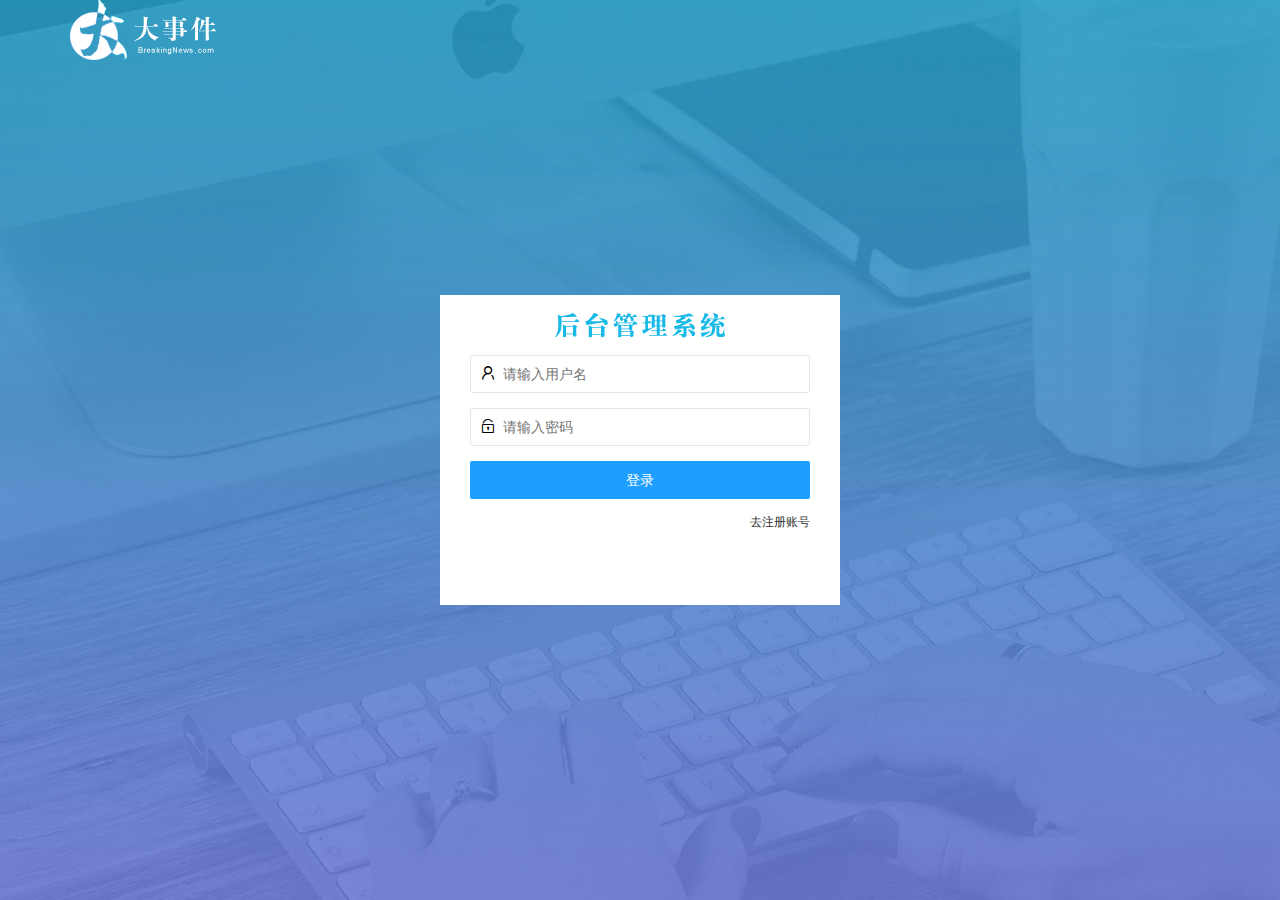
<file: code/login.html>
<!DOCTYPE html>
<html lang="ch-CN">

<head>
    <meta charset="UTF-8" />
    <meta http-equiv="X-UA-Compatible" content="IE=edge" />
    <meta name="viewport" content="width=device-width, initial-scale=1.0" />
    <title>Document</title>
    <!-- 导入login css样式 -->
    <link rel="stylesheet" href="assets/css/login.css" />
    <!-- 导入layui样式表 -->
    <link rel="stylesheet" href="assets/lib/layui/css/layui.css" />
    <!-- 导入jquery -->
    <script src="assets/lib/jquery.js"></script>
    <!-- 导入layui js -->
    <script src="assets/lib/layui/layui.all.js"></script>
    <!-- 导入自己封装的basejs -->
    <script src="assets/js/baseAPI.js"></script>
    <!-- 导入login js -->
    <script src="assets/js/login.js"></script>
</head>

<body>
    <!-- 头部logo区 -->
    <div class="layui-main">
        <img src="assets/images/logo.png" alt="" />
    </div>
    <!-- 登录注册区 -->
    <div class="loginAndRegbox">
        <div class="titlebox"></div>
        <!-- 登录的div -->
        <div class="login-box">
            <!-- 登录的表单 -->
            <form class="layui-form" id="form_login">
                <!-- 用户名 -->
                <div class="layui-form-item">
                    <i class="layui-icon layui-icon-username"></i>
                    <input type="text" name="username" required lay-verify="required|username" placeholder="请输入用户名" autocomplete="off" class="layui-input" />
                </div>
                <!-- 密码 -->
                <div class="layui-form-item">
                    <i class="layui-icon layui-icon-password"></i>
                    <input type="password" name="password" required lay-verify="required|pwd" placeholder="请输入密码" autocomplete="off" class="layui-input" />
                </div>
                <!-- 登录按钮 -->
                <div class="layui-form-item">
                    <!-- 注意：表单提交按钮和普通按钮的区别，就是 lay-submit 属性 -->
                    <button class="layui-btn layui-btn-fluid layui-btn-normal" lay-submit>
              登录
            </button>
                </div>
                <div class="layui-form-item links">
                    <a href="javascript:;" id="link_reg">去注册账号</a>
                </div>
            </form>
        </div>
        <!-- 注册的div -->
        <div class="reg-box">
            <form class="layui-form" id="form_reg">
                <!-- 用户名 -->
                <div class="layui-form-item">
                    <i class="layui-icon layui-icon-username"></i>
                    <input type="text" name="username" required lay-verify="required|username" placeholder="请输入用户名" autocomplete="off" class="layui-input" />
                </div>
                <!-- 密码 -->
                <div class="layui-form-item">
                    <i class="layui-icon layui-icon-password"></i>
                    <input type="password" name="password" required lay-verify="required|pwd" placeholder="请输入密码" autocomplete="off" class="layui-input" />
                </div>
                <!-- 再次验证密码 -->
                <div class="layui-form-item">
                    <i class="layui-icon layui-icon-password"></i>
                    <input type="password" name="repassword" required lay-verify="required|pwd|repwd" placeholder="请再次输入密码" autocomplete="off" class="layui-input" />
                </div>
                <!-- 登录按钮 -->
                <div class="layui-form-item">
                    <!-- 注意：表单提交按钮和普通按钮的区别，就是 lay-submit 属性 -->
                    <button class="layui-btn layui-btn-fluid layui-btn-normal" lay-submit>
              注册
            </button>
                </div>
                <div class="layui-form-item links">
                    <a href="javascript:;" id="link_login">去登录</a>
                </div>
            </form>
        </div>
    </div>
</body>

</html>
</file>
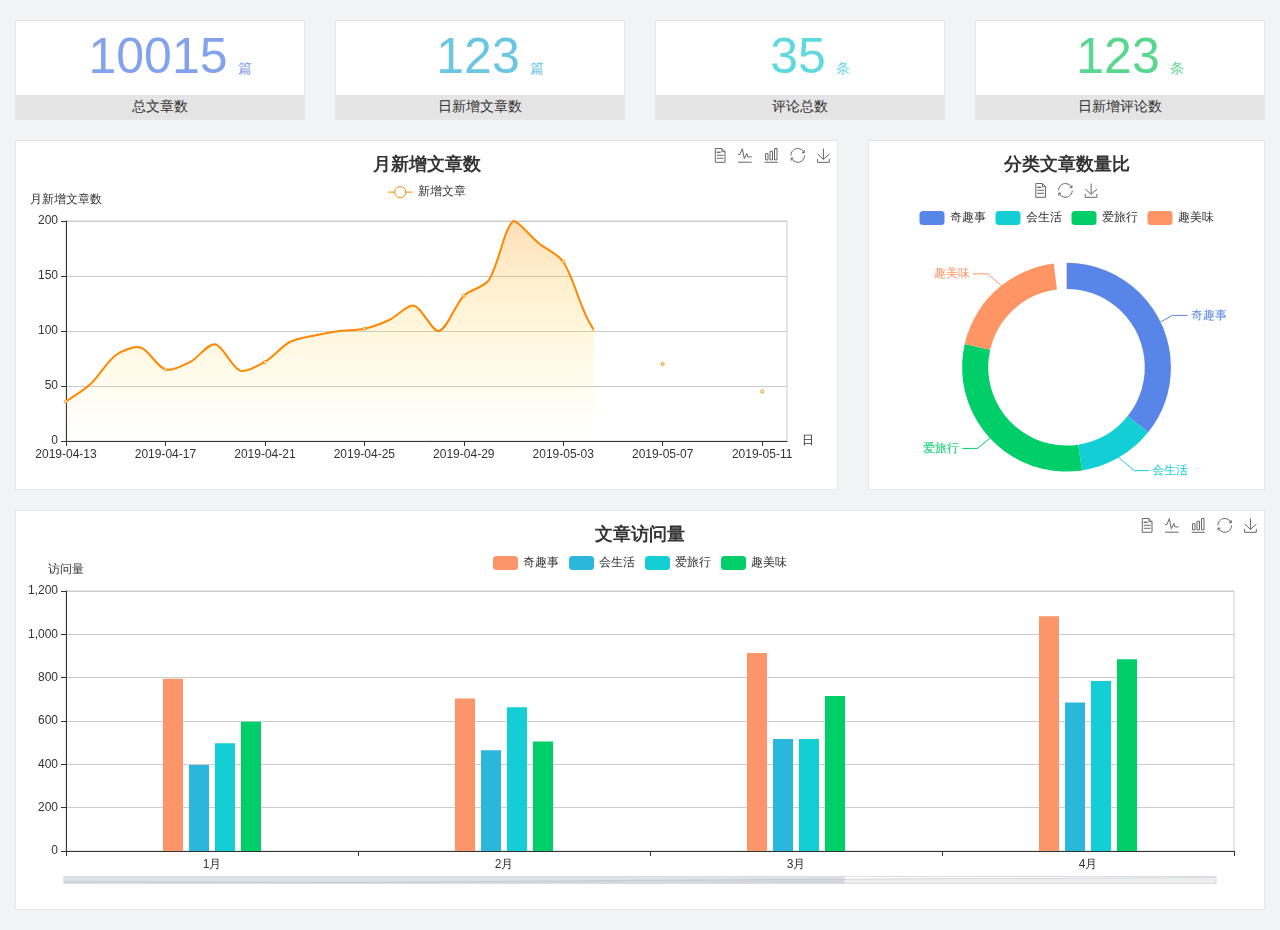
<file: code/home/dashboard.html>
<!DOCTYPE html>
<html lang="en">

<head>
    <meta charset="UTF-8" />
    <meta name="viewport" content="width=device-width, initial-scale=1.0" />
    <meta http-equiv="X-UA-Compatible" content="ie=edge" />
    <title>图表统计</title>
    <link rel="stylesheet" href="../assets/lib/bootstrap.css" />
    <link rel="stylesheet" href="../assets/lib/main.css" />
    <script src="../assets/lib/jquery.js"></script>
    <script type="text/javascript" src="../assets/lib/echarts.min.js"></script>
</head>

<body>
    <div class="container-fluid">
        <div class="row spannel_list">
            <div class="col-sm-3 col-xs-6">
                <div class="spannel">
                    <em>10015</em><span>篇</span>
                    <b>总文章数</b>
                </div>
            </div>
            <div class="col-sm-3 col-xs-6">
                <div class="spannel scolor01">
                    <em>123</em><span>篇</span>
                    <b>日新增文章数</b>
                </div>
            </div>
            <div class="col-sm-3 col-xs-6">
                <div class="spannel scolor02">
                    <em>35</em><span>条</span>
                    <b>评论总数</b>
                </div>
            </div>
            <div class="col-sm-3 col-xs-6">
                <div class="spannel scolor03">
                    <em>123</em><span>条</span>
                    <b>日新增评论数</b>
                </div>
            </div>
        </div>
    </div>

    <div class="container-fluid">
        <div class="row curve-pie">
            <div class="col-lg-8 col-md-8">
                <div class="gragh_pannel" id="curve_show"></div>
            </div>
            <div class="col-lg-4 col-md-4">
                <div class="gragh_pannel" id="pie_show"></div>
            </div>
        </div>
    </div>

    <div class="container-fluid">
        <div class="column_pannel" id="column_show"></div>
    </div>

    <script>
        var oChart = echarts.init(document.getElementById("curve_show"));
        var aList_all = [{
            count: 36,
            date: "2019-04-13"
        }, {
            count: 52,
            date: "2019-04-14"
        }, {
            count: 78,
            date: "2019-04-15"
        }, {
            count: 85,
            date: "2019-04-16"
        }, {
            count: 65,
            date: "2019-04-17"
        }, {
            count: 72,
            date: "2019-04-18"
        }, {
            count: 88,
            date: "2019-04-19"
        }, {
            count: 64,
            date: "2019-04-20"
        }, {
            count: 72,
            date: "2019-04-21"
        }, {
            count: 90,
            date: "2019-04-22"
        }, {
            count: 96,
            date: "2019-04-23"
        }, {
            count: 100,
            date: "2019-04-24"
        }, {
            count: 102,
            date: "2019-04-25"
        }, {
            count: 110,
            date: "2019-04-26"
        }, {
            count: 123,
            date: "2019-04-27"
        }, {
            count: 100,
            date: "2019-04-28"
        }, {
            count: 132,
            date: "2019-04-29"
        }, {
            count: 146,
            date: "2019-04-30"
        }, {
            count: 200,
            date: "2019-05-01"
        }, {
            count: 180,
            date: "2019-05-02"
        }, {
            count: 163,
            date: "2019-05-03"
        }, {
            count: 110,
            date: "2019-05-04"
        }, {
            count: 80,
            date: "2019-05-05"
        }, {
            count: 82,
            date: "2019-05-06"
        }, {
            count: 70,
            date: "2019-05-07"
        }, {
            count: 65,
            date: "2019-05-08"
        }, {
            count: 54,
            date: "2019-05-09"
        }, {
            count: 40,
            date: "2019-05-10"
        }, {
            count: 45,
            date: "2019-05-11"
        }, {
            count: 38,
            date: "2019-05-12"
        }, ];

        let aCount = [];
        let aDate = [];

        for (var i = 0; i < aList_all.length; i++) {
            aCount.push(aList_all[i].count);
            aDate.push(aList_all[i].date);
        }

        var chartopt = {
            title: {
                text: "月新增文章数",
                left: "center",
                top: "10",
            },
            tooltip: {
                trigger: "axis",
            },
            legend: {
                data: ["新增文章"],
                top: "40",
            },
            toolbox: {
                show: true,
                feature: {
                    mark: {
                        show: true
                    },
                    dataView: {
                        show: true,
                        readOnly: false
                    },
                    magicType: {
                        show: true,
                        type: ["line", "bar"]
                    },
                    restore: {
                        show: true
                    },
                    saveAsImage: {
                        show: true
                    },
                },
            },
            calculable: true,
            xAxis: [{
                name: "日",
                type: "category",
                boundaryGap: false,
                data: aDate,
            }, ],
            yAxis: [{
                name: "月新增文章数",
                type: "value",
            }, ],
            series: [{
                name: "新增文章",
                type: "line",
                smooth: true,
                itemStyle: {
                    normal: {
                        areaStyle: {
                            type: "default"
                        },
                        color: "#f80"
                    },
                    lineStyle: {
                        color: "#f80"
                    },
                },
                data: aCount,
            }, ],
            areaStyle: {
                normal: {
                    color: new echarts.graphic.LinearGradient(0, 0, 0, 1, [{
                        offset: 0,
                        color: "rgba(255,136,0,0.39)",
                    }, {
                        offset: 0.34,
                        color: "rgba(255,180,0,0.25)",
                    }, {
                        offset: 1,
                        color: "rgba(255,222,0,0.00)",
                    }, ]),
                },
            },
            grid: {
                show: true,
                x: 50,
                x2: 50,
                y: 80,
                height: 220,
            },
        };

        oChart.setOption(chartopt);

        var oPie = echarts.init(document.getElementById("pie_show"));
        var oPieopt = {
            title: {
                top: 10,
                text: "分类文章数量比",
                x: "center",
            },
            tooltip: {
                trigger: "item",
                formatter: "{a} <br/>{b} : {c} ({d}%)",
            },
            color: ["#5885e8", "#13cfd5", "#00ce68", "#ff9565"],
            legend: {
                x: "center",
                top: 65,
                data: ["奇趣事", "会生活", "爱旅行", "趣美味"],
            },
            toolbox: {
                show: true,
                x: "center",
                top: 35,
                feature: {
                    mark: {
                        show: true
                    },
                    dataView: {
                        show: true,
                        readOnly: false
                    },
                    magicType: {
                        show: true,
                        type: ["pie", "funnel"],
                        option: {
                            funnel: {
                                x: "25%",
                                width: "50%",
                                funnelAlign: "left",
                                max: 1548,
                            },
                        },
                    },
                    restore: {
                        show: true
                    },
                    saveAsImage: {
                        show: true
                    },
                },
            },
            calculable: true,
            series: [{
                name: "访问来源",
                type: "pie",
                radius: ["45%", "60%"],
                center: ["50%", "65%"],
                data: [{
                    value: 300,
                    name: "奇趣事"
                }, {
                    value: 100,
                    name: "会生活"
                }, {
                    value: 260,
                    name: "爱旅行"
                }, {
                    value: 180,
                    name: "趣美味"
                }, ],
            }, ],
        };
        oPie.setOption(oPieopt);

        var oColumn = this.echarts.init(document.getElementById("column_show"));
        var oColumnopt = {
            title: {
                text: "文章访问量",
                left: "center",
                top: "10",
            },
            tooltip: {
                trigger: "axis",
            },
            legend: {
                data: ["奇趣事", "会生活", "爱旅行", "趣美味"],
                top: "40",
            },
            toolbox: {
                show: true,
                feature: {
                    mark: {
                        show: true
                    },
                    dataView: {
                        show: true,
                        readOnly: false
                    },
                    magicType: {
                        show: true,
                        type: ["line", "bar"]
                    },
                    restore: {
                        show: true
                    },
                    saveAsImage: {
                        show: true
                    },
                },
            },
            calculable: true,
            xAxis: [{
                type: "category",
                data: ["1月", "2月", "3月", "4月", "5月"],
            }, ],
            yAxis: [{
                name: "访问量",
                type: "value",
            }, ],
            series: [{
                name: "奇趣事",
                type: "bar",
                barWidth: 20,
                itemStyle: {
                    normal: {
                        areaStyle: {
                            type: "default"
                        },
                        color: "#fd956a"
                    },
                },
                data: [800, 708, 920, 1090, 1200],
            }, {
                name: "会生活",
                type: "bar",
                barWidth: 20,
                itemStyle: {
                    normal: {
                        areaStyle: {
                            type: "default"
                        },
                        color: "#2bb6db"
                    },
                },
                data: [400, 468, 520, 690, 800],
            }, {
                name: "爱旅行",
                type: "bar",
                barWidth: 20,
                itemStyle: {
                    normal: {
                        areaStyle: {
                            type: "default"
                        },
                        color: "#13cfd5"
                    },
                },
                data: [500, 668, 520, 790, 900],
            }, {
                name: "趣美味",
                type: "bar",
                barWidth: 20,
                itemStyle: {
                    normal: {
                        areaStyle: {
                            type: "default"
                        },
                        color: "#00ce68"
                    },
                },
                data: [600, 508, 720, 890, 1000],
            }, ],
            grid: {
                show: true,
                x: 50,
                x2: 30,
                y: 80,
                height: 260,
            },
            dataZoom: [
                //给x轴设置滚动条
                {
                    start: 0, //默认为0
                    end: 100 - 1000 / 31, //默认为100
                    type: "slider",
                    show: true,
                    xAxisIndex: [0],
                    handleSize: 0, //滑动条的 左右2个滑动条的大小
                    height: 8, //组件高度
                    left: 45, //左边的距离
                    right: 50, //右边的距离
                    bottom: 26, //右边的距离
                    handleColor: "#ddd", //h滑动图标的颜色
                    handleStyle: {
                        borderColor: "#cacaca",
                        borderWidth: "1",
                        shadowBlur: 2,
                        background: "#ddd",
                        shadowColor: "#ddd",
                    },
                },
            ],
        };
        oColumn.setOption(oColumnopt);
    </script>
</body>

</html>
</file>
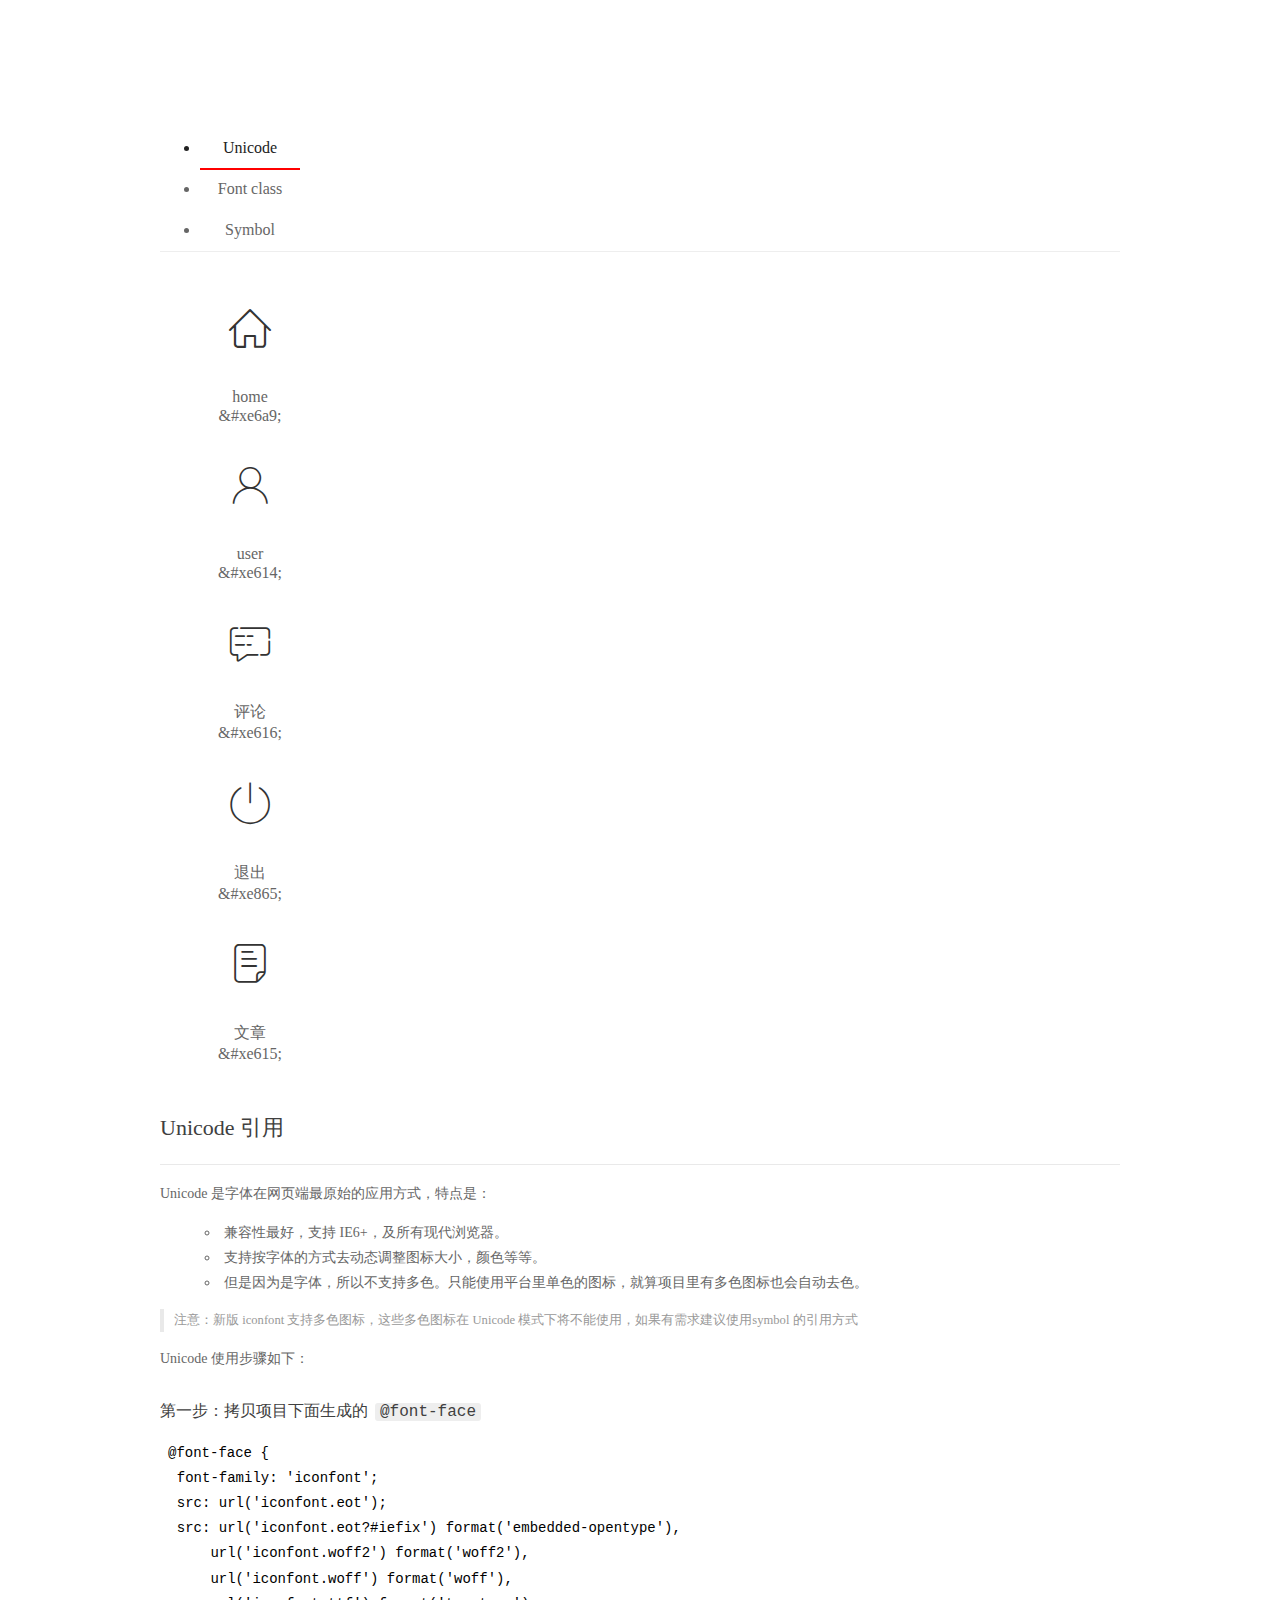
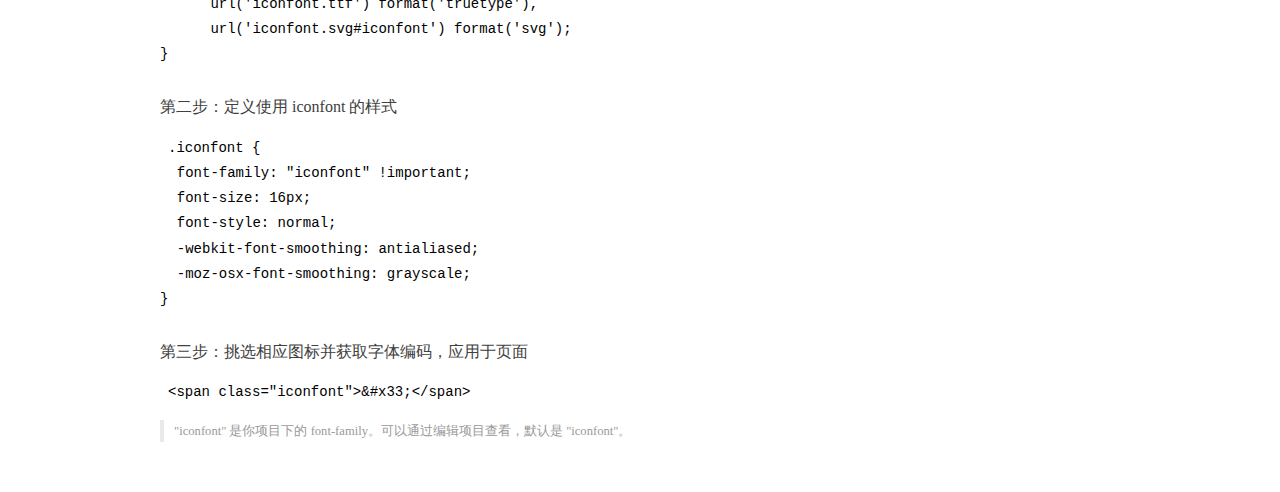
<file: code/assets/fonts/demo_index.html>
<!DOCTYPE html>
<html>
<head>
  <meta charset="utf-8"/>
  <title>IconFont Demo</title>
  <link rel="shortcut icon" href="https://gtms04.alicdn.com/tps/i4/TB1_oz6GVXXXXaFXpXXJDFnIXXX-64-64.ico" type="image/x-icon"/>
  <link rel="stylesheet" href="https://g.alicdn.com/thx/cube/1.3.2/cube.min.css">
  <link rel="stylesheet" href="demo.css">
  <link rel="stylesheet" href="iconfont.css">
  <script src="iconfont.js"></script>
  <!-- jQuery -->
  <script src="https://a1.alicdn.com/oss/uploads/2018/12/26/7bfddb60-08e8-11e9-9b04-53e73bb6408b.js"></script>
  <!-- 代码高亮 -->
  <script src="https://a1.alicdn.com/oss/uploads/2018/12/26/a3f714d0-08e6-11e9-8a15-ebf944d7534c.js"></script>
</head>
<body>
  <div class="main">
    <h1 class="logo"><a href="https://www.iconfont.cn/" title="iconfont 首页" target="_blank">&#xe86b;</a></h1>
    <div class="nav-tabs">
      <ul id="tabs" class="dib-box">
        <li class="dib active"><span>Unicode</span></li>
        <li class="dib"><span>Font class</span></li>
        <li class="dib"><span>Symbol</span></li>
      </ul>
      
    </div>
    <div class="tab-container">
      <div class="content unicode" style="display: block;">
          <ul class="icon_lists dib-box">
          
            <li class="dib">
              <span class="icon iconfont">&#xe6a9;</span>
                <div class="name">home</div>
                <div class="code-name">&amp;#xe6a9;</div>
              </li>
          
            <li class="dib">
              <span class="icon iconfont">&#xe614;</span>
                <div class="name">user</div>
                <div class="code-name">&amp;#xe614;</div>
              </li>
          
            <li class="dib">
              <span class="icon iconfont">&#xe616;</span>
                <div class="name">评论</div>
                <div class="code-name">&amp;#xe616;</div>
              </li>
          
            <li class="dib">
              <span class="icon iconfont">&#xe865;</span>
                <div class="name">退出</div>
                <div class="code-name">&amp;#xe865;</div>
              </li>
          
            <li class="dib">
              <span class="icon iconfont">&#xe615;</span>
                <div class="name">文章</div>
                <div class="code-name">&amp;#xe615;</div>
              </li>
          
          </ul>
          <div class="article markdown">
          <h2 id="unicode-">Unicode 引用</h2>
          <hr>

          <p>Unicode 是字体在网页端最原始的应用方式，特点是：</p>
          <ul>
            <li>兼容性最好，支持 IE6+，及所有现代浏览器。</li>
            <li>支持按字体的方式去动态调整图标大小，颜色等等。</li>
            <li>但是因为是字体，所以不支持多色。只能使用平台里单色的图标，就算项目里有多色图标也会自动去色。</li>
          </ul>
          <blockquote>
            <p>注意：新版 iconfont 支持多色图标，这些多色图标在 Unicode 模式下将不能使用，如果有需求建议使用symbol 的引用方式</p>
          </blockquote>
          <p>Unicode 使用步骤如下：</p>
          <h3 id="-font-face">第一步：拷贝项目下面生成的 <code>@font-face</code></h3>
<pre><code class="language-css"
>@font-face {
  font-family: 'iconfont';
  src: url('iconfont.eot');
  src: url('iconfont.eot?#iefix') format('embedded-opentype'),
      url('iconfont.woff2') format('woff2'),
      url('iconfont.woff') format('woff'),
      url('iconfont.ttf') format('truetype'),
      url('iconfont.svg#iconfont') format('svg');
}
</code></pre>
          <h3 id="-iconfont-">第二步：定义使用 iconfont 的样式</h3>
<pre><code class="language-css"
>.iconfont {
  font-family: "iconfont" !important;
  font-size: 16px;
  font-style: normal;
  -webkit-font-smoothing: antialiased;
  -moz-osx-font-smoothing: grayscale;
}
</code></pre>
          <h3 id="-">第三步：挑选相应图标并获取字体编码，应用于页面</h3>
<pre>
<code class="language-html"
>&lt;span class="iconfont"&gt;&amp;#x33;&lt;/span&gt;
</code></pre>
          <blockquote>
            <p>"iconfont" 是你项目下的 font-family。可以通过编辑项目查看，默认是 "iconfont"。</p>
          </blockquote>
          </div>
      </div>
      <div class="content font-class">
        <ul class="icon_lists dib-box">
          
          <li class="dib">
            <span class="icon iconfont icon-home"></span>
            <div class="name">
              home
            </div>
            <div class="code-name">.icon-home
            </div>
          </li>
          
          <li class="dib">
            <span class="icon iconfont icon-user"></span>
            <div class="name">
              user
            </div>
            <div class="code-name">.icon-user
            </div>
          </li>
          
          <li class="dib">
            <span class="icon iconfont icon-pinglun"></span>
            <div class="name">
              评论
            </div>
            <div class="code-name">.icon-pinglun
            </div>
          </li>
          
          <li class="dib">
            <span class="icon iconfont icon-tuichu"></span>
            <div class="name">
              退出
            </div>
            <div class="code-name">.icon-tuichu
            </div>
          </li>
          
          <li class="dib">
            <span class="icon iconfont icon-16"></span>
            <div class="name">
              文章
            </div>
            <div class="code-name">.icon-16
            </div>
          </li>
          
        </ul>
        <div class="article markdown">
        <h2 id="font-class-">font-class 引用</h2>
        <hr>

        <p>font-class 是 Unicode 使用方式的一种变种，主要是解决 Unicode 书写不直观，语意不明确的问题。</p>
        <p>与 Unicode 使用方式相比，具有如下特点：</p>
        <ul>
          <li>兼容性良好，支持 IE8+，及所有现代浏览器。</li>
          <li>相比于 Unicode 语意明确，书写更直观。可以很容易分辨这个 icon 是什么。</li>
          <li>因为使用 class 来定义图标，所以当要替换图标时，只需要修改 class 里面的 Unicode 引用。</li>
          <li>不过因为本质上还是使用的字体，所以多色图标还是不支持的。</li>
        </ul>
        <p>使用步骤如下：</p>
        <h3 id="-fontclass-">第一步：引入项目下面生成的 fontclass 代码：</h3>
<pre><code class="language-html">&lt;link rel="stylesheet" href="./iconfont.css"&gt;
</code></pre>
        <h3 id="-">第二步：挑选相应图标并获取类名，应用于页面：</h3>
<pre><code class="language-html">&lt;span class="iconfont icon-xxx"&gt;&lt;/span&gt;
</code></pre>
        <blockquote>
          <p>"
            iconfont" 是你项目下的 font-family。可以通过编辑项目查看，默认是 "iconfont"。</p>
        </blockquote>
      </div>
      </div>
      <div class="content symbol">
          <ul class="icon_lists dib-box">
          
            <li class="dib">
                <svg class="icon svg-icon" aria-hidden="true">
                  <use xlink:href="#icon-home"></use>
                </svg>
                <div class="name">home</div>
                <div class="code-name">#icon-home</div>
            </li>
          
            <li class="dib">
                <svg class="icon svg-icon" aria-hidden="true">
                  <use xlink:href="#icon-user"></use>
                </svg>
                <div class="name">user</div>
                <div class="code-name">#icon-user</div>
            </li>
          
            <li class="dib">
                <svg class="icon svg-icon" aria-hidden="true">
                  <use xlink:href="#icon-pinglun"></use>
                </svg>
                <div class="name">评论</div>
                <div class="code-name">#icon-pinglun</div>
            </li>
          
            <li class="dib">
                <svg class="icon svg-icon" aria-hidden="true">
                  <use xlink:href="#icon-tuichu"></use>
                </svg>
                <div class="name">退出</div>
                <div class="code-name">#icon-tuichu</div>
            </li>
          
            <li class="dib">
                <svg class="icon svg-icon" aria-hidden="true">
                  <use xlink:href="#icon-16"></use>
                </svg>
                <div class="name">文章</div>
                <div class="code-name">#icon-16</div>
            </li>
          
          </ul>
          <div class="article markdown">
          <h2 id="symbol-">Symbol 引用</h2>
          <hr>

          <p>这是一种全新的使用方式，应该说这才是未来的主流，也是平台目前推荐的用法。相关介绍可以参考这篇<a href="">文章</a>
            这种用法其实是做了一个 SVG 的集合，与另外两种相比具有如下特点：</p>
          <ul>
            <li>支持多色图标了，不再受单色限制。</li>
            <li>通过一些技巧，支持像字体那样，通过 <code>font-size</code>, <code>color</code> 来调整样式。</li>
            <li>兼容性较差，支持 IE9+，及现代浏览器。</li>
            <li>浏览器渲染 SVG 的性能一般，还不如 png。</li>
          </ul>
          <p>使用步骤如下：</p>
          <h3 id="-symbol-">第一步：引入项目下面生成的 symbol 代码：</h3>
<pre><code class="language-html">&lt;script src="./iconfont.js"&gt;&lt;/script&gt;
</code></pre>
          <h3 id="-css-">第二步：加入通用 CSS 代码（引入一次就行）：</h3>
<pre><code class="language-html">&lt;style&gt;
.icon {
  width: 1em;
  height: 1em;
  vertical-align: -0.15em;
  fill: currentColor;
  overflow: hidden;
}
&lt;/style&gt;
</code></pre>
          <h3 id="-">第三步：挑选相应图标并获取类名，应用于页面：</h3>
<pre><code class="language-html">&lt;svg class="icon" aria-hidden="true"&gt;
  &lt;use xlink:href="#icon-xxx"&gt;&lt;/use&gt;
&lt;/svg&gt;
</code></pre>
          </div>
      </div>

    </div>
  </div>
  <script>
  $(document).ready(function () {
      $('.tab-container .content:first').show()

      $('#tabs li').click(function (e) {
        var tabContent = $('.tab-container .content')
        var index = $(this).index()

        if ($(this).hasClass('active')) {
          return
        } else {
          $('#tabs li').removeClass('active')
          $(this).addClass('active')

          tabContent.hide().eq(index).fadeIn()
        }
      })
    })
  </script>
</body>
</html>
</file>
<file: code/assets/css/login.css>
html,
body {
    margin: 0;
    padding: 0;
    height: 100%;
    width: 100%;
    background: url(../images/login_bg.jpg) no-repeat center;
    background-size: cover;
}

.loginAndRegbox {
    width: 400px;
    height: 310px;
    background-color: #fff;
    position: absolute;
    top: 50%;
    left: 50%;
    transform: translate(-50%, -50%);
}

.titlebox {
    height: 60px;
    background: url(../images/login_title.png) no-repeat center;
}

.reg-box {
    display: none;
}

.layui-form {
    padding: 0 30px;
}

.links {
    display: flex;
    justify-content: flex-end;
}

.links a {
    font-size: 12px;
}

.layui-form-item {
    position: relative;
}

.layui-input {
    padding-left: 32px !important;
}

.layui-icon {
    position: absolute;
    left: 10px;
    top: 10px;
}
</file>
<file: code/assets/lib/layui/css/layui.css>
/** layui-v2.5.5 MIT License By https://www.layui.com */
 .layui-inline,img{display:inline-block;vertical-align:middle}h1,h2,h3,h4,h5,h6{font-weight:400}.layui-edge,.layui-header,.layui-inline,.layui-main{position:relative}.layui-body,.layui-edge,.layui-elip{overflow:hidden}.layui-btn,.layui-edge,.layui-inline,img{vertical-align:middle}.layui-btn,.layui-disabled,.layui-icon,.layui-unselect{-moz-user-select:none;-webkit-user-select:none;-ms-user-select:none}.layui-elip,.layui-form-checkbox span,.layui-form-pane .layui-form-label{text-overflow:ellipsis;white-space:nowrap}.layui-breadcrumb,.layui-tree-btnGroup{visibility:hidden}blockquote,body,button,dd,div,dl,dt,form,h1,h2,h3,h4,h5,h6,input,li,ol,p,pre,td,textarea,th,ul{margin:0;padding:0;-webkit-tap-highlight-color:rgba(0,0,0,0)}a:active,a:hover{outline:0}img{border:none}li{list-style:none}table{border-collapse:collapse;border-spacing:0}h4,h5,h6{font-size:100%}button,input,optgroup,option,select,textarea{font-family:inherit;font-size:inherit;font-style:inherit;font-weight:inherit;outline:0}pre{white-space:pre-wrap;white-space:-moz-pre-wrap;white-space:-pre-wrap;white-space:-o-pre-wrap;word-wrap:break-word}body{line-height:24px;font:14px Helvetica Neue,Helvetica,PingFang SC,Tahoma,Arial,sans-serif}hr{height:1px;margin:10px 0;border:0;clear:both}a{color:#333;text-decoration:none}a:hover{color:#777}a cite{font-style:normal;*cursor:pointer}.layui-border-box,.layui-border-box *{box-sizing:border-box}.layui-box,.layui-box *{box-sizing:content-box}.layui-clear{clear:both;*zoom:1}.layui-clear:after{content:'\20';clear:both;*zoom:1;display:block;height:0}.layui-inline{*display:inline;*zoom:1}.layui-edge{display:inline-block;width:0;height:0;border-width:6px;border-style:dashed;border-color:transparent}.layui-edge-top{top:-4px;border-bottom-color:#999;border-bottom-style:solid}.layui-edge-right{border-left-color:#999;border-left-style:solid}.layui-edge-bottom{top:2px;border-top-color:#999;border-top-style:solid}.layui-edge-left{border-right-color:#999;border-right-style:solid}.layui-disabled,.layui-disabled:hover{color:#d2d2d2!important;cursor:not-allowed!important}.layui-circle{border-radius:100%}.layui-show{display:block!important}.layui-hide{display:none!important}@font-face{font-family:layui-icon;src:url(../font/iconfont.eot?v=250);src:url(../font/iconfont.eot?v=250#iefix) format('embedded-opentype'),url(../font/iconfont.woff2?v=250) format('woff2'),url(../font/iconfont.woff?v=250) format('woff'),url(../font/iconfont.ttf?v=250) format('truetype'),url(../font/iconfont.svg?v=250#layui-icon) format('svg')}.layui-icon{font-family:layui-icon!important;font-size:16px;font-style:normal;-webkit-font-smoothing:antialiased;-moz-osx-font-smoothing:grayscale}.layui-icon-reply-fill:before{content:"\e611"}.layui-icon-set-fill:before{content:"\e614"}.layui-icon-menu-fill:before{content:"\e60f"}.layui-icon-search:before{content:"\e615"}.layui-icon-share:before{content:"\e641"}.layui-icon-set-sm:before{content:"\e620"}.layui-icon-engine:before{content:"\e628"}.layui-icon-close:before{content:"\1006"}.layui-icon-close-fill:before{content:"\1007"}.layui-icon-chart-screen:before{content:"\e629"}.layui-icon-star:before{content:"\e600"}.layui-icon-circle-dot:before{content:"\e617"}.layui-icon-chat:before{content:"\e606"}.layui-icon-release:before{content:"\e609"}.layui-icon-list:before{content:"\e60a"}.layui-icon-chart:before{content:"\e62c"}.layui-icon-ok-circle:before{content:"\1005"}.layui-icon-layim-theme:before{content:"\e61b"}.layui-icon-table:before{content:"\e62d"}.layui-icon-right:before{content:"\e602"}.layui-icon-left:before{content:"\e603"}.layui-icon-cart-simple:before{content:"\e698"}.layui-icon-face-cry:before{content:"\e69c"}.layui-icon-face-smile:before{content:"\e6af"}.layui-icon-survey:before{content:"\e6b2"}.layui-icon-tree:before{content:"\e62e"}.layui-icon-upload-circle:before{content:"\e62f"}.layui-icon-add-circle:before{content:"\e61f"}.layui-icon-download-circle:before{content:"\e601"}.layui-icon-templeate-1:before{content:"\e630"}.layui-icon-util:before{content:"\e631"}.layui-icon-face-surprised:before{content:"\e664"}.layui-icon-edit:before{content:"\e642"}.layui-icon-speaker:before{content:"\e645"}.layui-icon-down:before{content:"\e61a"}.layui-icon-file:before{content:"\e621"}.layui-icon-layouts:before{content:"\e632"}.layui-icon-rate-half:before{content:"\e6c9"}.layui-icon-add-circle-fine:before{content:"\e608"}.layui-icon-prev-circle:before{content:"\e633"}.layui-icon-read:before{content:"\e705"}.layui-icon-404:before{content:"\e61c"}.layui-icon-carousel:before{content:"\e634"}.layui-icon-help:before{content:"\e607"}.layui-icon-code-circle:before{content:"\e635"}.layui-icon-water:before{content:"\e636"}.layui-icon-username:before{content:"\e66f"}.layui-icon-find-fill:before{content:"\e670"}.layui-icon-about:before{content:"\e60b"}.layui-icon-location:before{content:"\e715"}.layui-icon-up:before{content:"\e619"}.layui-icon-pause:before{content:"\e651"}.layui-icon-date:before{content:"\e637"}.layui-icon-layim-uploadfile:before{content:"\e61d"}.layui-icon-delete:before{content:"\e640"}.layui-icon-play:before{content:"\e652"}.layui-icon-top:before{content:"\e604"}.layui-icon-friends:before{content:"\e612"}.layui-icon-refresh-3:before{content:"\e9aa"}.layui-icon-ok:before{content:"\e605"}.layui-icon-layer:before{content:"\e638"}.layui-icon-face-smile-fine:before{content:"\e60c"}.layui-icon-dollar:before{content:"\e659"}.layui-icon-group:before{content:"\e613"}.layui-icon-layim-download:before{content:"\e61e"}.layui-icon-picture-fine:before{content:"\e60d"}.layui-icon-link:before{content:"\e64c"}.layui-icon-diamond:before{content:"\e735"}.layui-icon-log:before{content:"\e60e"}.layui-icon-rate-solid:before{content:"\e67a"}.layui-icon-fonts-del:before{content:"\e64f"}.layui-icon-unlink:before{content:"\e64d"}.layui-icon-fonts-clear:before{content:"\e639"}.layui-icon-triangle-r:before{content:"\e623"}.layui-icon-circle:before{content:"\e63f"}.layui-icon-radio:before{content:"\e643"}.layui-icon-align-center:before{content:"\e647"}.layui-icon-align-right:before{content:"\e648"}.layui-icon-align-left:before{content:"\e649"}.layui-icon-loading-1:before{content:"\e63e"}.layui-icon-return:before{content:"\e65c"}.layui-icon-fonts-strong:before{content:"\e62b"}.layui-icon-upload:before{content:"\e67c"}.layui-icon-dialogue:before{content:"\e63a"}.layui-icon-video:before{content:"\e6ed"}.layui-icon-headset:before{content:"\e6fc"}.layui-icon-cellphone-fine:before{content:"\e63b"}.layui-icon-add-1:before{content:"\e654"}.layui-icon-face-smile-b:before{content:"\e650"}.layui-icon-fonts-html:before{content:"\e64b"}.layui-icon-form:before{content:"\e63c"}.layui-icon-cart:before{content:"\e657"}.layui-icon-camera-fill:before{content:"\e65d"}.layui-icon-tabs:before{content:"\e62a"}.layui-icon-fonts-code:before{content:"\e64e"}.layui-icon-fire:before{content:"\e756"}.layui-icon-set:before{content:"\e716"}.layui-icon-fonts-u:before{content:"\e646"}.layui-icon-triangle-d:before{content:"\e625"}.layui-icon-tips:before{content:"\e702"}.layui-icon-picture:before{content:"\e64a"}.layui-icon-more-vertical:before{content:"\e671"}.layui-icon-flag:before{content:"\e66c"}.layui-icon-loading:before{content:"\e63d"}.layui-icon-fonts-i:before{content:"\e644"}.layui-icon-refresh-1:before{content:"\e666"}.layui-icon-rmb:before{content:"\e65e"}.layui-icon-home:before{content:"\e68e"}.layui-icon-user:before{content:"\e770"}.layui-icon-notice:before{content:"\e667"}.layui-icon-login-weibo:before{content:"\e675"}.layui-icon-voice:before{content:"\e688"}.layui-icon-upload-drag:before{content:"\e681"}.layui-icon-login-qq:before{content:"\e676"}.layui-icon-snowflake:before{content:"\e6b1"}.layui-icon-file-b:before{content:"\e655"}.layui-icon-template:before{content:"\e663"}.layui-icon-auz:before{content:"\e672"}.layui-icon-console:before{content:"\e665"}.layui-icon-app:before{content:"\e653"}.layui-icon-prev:before{content:"\e65a"}.layui-icon-website:before{content:"\e7ae"}.layui-icon-next:before{content:"\e65b"}.layui-icon-component:before{content:"\e857"}.layui-icon-more:before{content:"\e65f"}.layui-icon-login-wechat:before{content:"\e677"}.layui-icon-shrink-right:before{content:"\e668"}.layui-icon-spread-left:before{content:"\e66b"}.layui-icon-camera:before{content:"\e660"}.layui-icon-note:before{content:"\e66e"}.layui-icon-refresh:before{content:"\e669"}.layui-icon-female:before{content:"\e661"}.layui-icon-male:before{content:"\e662"}.layui-icon-password:before{content:"\e673"}.layui-icon-senior:before{content:"\e674"}.layui-icon-theme:before{content:"\e66a"}.layui-icon-tread:before{content:"\e6c5"}.layui-icon-praise:before{content:"\e6c6"}.layui-icon-star-fill:before{content:"\e658"}.layui-icon-rate:before{content:"\e67b"}.layui-icon-template-1:before{content:"\e656"}.layui-icon-vercode:before{content:"\e679"}.layui-icon-cellphone:before{content:"\e678"}.layui-icon-screen-full:before{content:"\e622"}.layui-icon-screen-restore:before{content:"\e758"}.layui-icon-cols:before{content:"\e610"}.layui-icon-export:before{content:"\e67d"}.layui-icon-print:before{content:"\e66d"}.layui-icon-slider:before{content:"\e714"}.layui-icon-addition:before{content:"\e624"}.layui-icon-subtraction:before{content:"\e67e"}.layui-icon-service:before{content:"\e626"}.layui-icon-transfer:before{content:"\e691"}.layui-main{width:1140px;margin:0 auto}.layui-header{z-index:1000;height:60px}.layui-header a:hover{transition:all .5s;-webkit-transition:all .5s}.layui-side{position:fixed;left:0;top:0;bottom:0;z-index:999;width:200px;overflow-x:hidden}.layui-side-scroll{position:relative;width:220px;height:100%;overflow-x:hidden}.layui-body{position:absolute;left:200px;right:0;top:0;bottom:0;z-index:998;width:auto;overflow-y:auto;box-sizing:border-box}.layui-layout-body{overflow:hidden}.layui-layout-admin .layui-header{background-color:#23262E}.layui-layout-admin .layui-side{top:60px;width:200px;overflow-x:hidden}.layui-layout-admin .layui-body{position:fixed;top:60px;bottom:44px}.layui-layout-admin .layui-main{width:auto;margin:0 15px}.layui-layout-admin .layui-footer{position:fixed;left:200px;right:0;bottom:0;height:44px;line-height:44px;padding:0 15px;background-color:#eee}.layui-layout-admin .layui-logo{position:absolute;left:0;top:0;width:200px;height:100%;line-height:60px;text-align:center;color:#009688;font-size:16px}.layui-layout-admin .layui-header .layui-nav{background:0 0}.layui-layout-left{position:absolute!important;left:200px;top:0}.layui-layout-right{position:absolute!important;right:0;top:0}.layui-container{position:relative;margin:0 auto;padding:0 15px;box-sizing:border-box}.layui-fluid{position:relative;margin:0 auto;padding:0 15px}.layui-row:after,.layui-row:before{content:'';display:block;clear:both}.layui-col-lg1,.layui-col-lg10,.layui-col-lg11,.layui-col-lg12,.layui-col-lg2,.layui-col-lg3,.layui-col-lg4,.layui-col-lg5,.layui-col-lg6,.layui-col-lg7,.layui-col-lg8,.layui-col-lg9,.layui-col-md1,.layui-col-md10,.layui-col-md11,.layui-col-md12,.layui-col-md2,.layui-col-md3,.layui-col-md4,.layui-col-md5,.layui-col-md6,.layui-col-md7,.layui-col-md8,.layui-col-md9,.layui-col-sm1,.layui-col-sm10,.layui-col-sm11,.layui-col-sm12,.layui-col-sm2,.layui-col-sm3,.layui-col-sm4,.layui-col-sm5,.layui-col-sm6,.layui-col-sm7,.layui-col-sm8,.layui-col-sm9,.layui-col-xs1,.layui-col-xs10,.layui-col-xs11,.layui-col-xs12,.layui-col-xs2,.layui-col-xs3,.layui-col-xs4,.layui-col-xs5,.layui-col-xs6,.layui-col-xs7,.layui-col-xs8,.layui-col-xs9{position:relative;display:block;box-sizing:border-box}.layui-col-xs1,.layui-col-xs10,.layui-col-xs11,.layui-col-xs12,.layui-col-xs2,.layui-col-xs3,.layui-col-xs4,.layui-col-xs5,.layui-col-xs6,.layui-col-xs7,.layui-col-xs8,.layui-col-xs9{float:left}.layui-col-xs1{width:8.33333333%}.layui-col-xs2{width:16.66666667%}.layui-col-xs3{width:25%}.layui-col-xs4{width:33.33333333%}.layui-col-xs5{width:41.66666667%}.layui-col-xs6{width:50%}.layui-col-xs7{width:58.33333333%}.layui-col-xs8{width:66.66666667%}.layui-col-xs9{width:75%}.layui-col-xs10{width:83.33333333%}.layui-col-xs11{width:91.66666667%}.layui-col-xs12{width:100%}.layui-col-xs-offset1{margin-left:8.33333333%}.layui-col-xs-offset2{margin-left:16.66666667%}.layui-col-xs-offset3{margin-left:25%}.layui-col-xs-offset4{margin-left:33.33333333%}.layui-col-xs-offset5{margin-left:41.66666667%}.layui-col-xs-offset6{margin-left:50%}.layui-col-xs-offset7{margin-left:58.33333333%}.layui-col-xs-offset8{margin-left:66.66666667%}.layui-col-xs-offset9{margin-left:75%}.layui-col-xs-offset10{margin-left:83.33333333%}.layui-col-xs-offset11{margin-left:91.66666667%}.layui-col-xs-offset12{margin-left:100%}@media screen and (max-width:768px){.layui-hide-xs{display:none!important}.layui-show-xs-block{display:block!important}.layui-show-xs-inline{display:inline!important}.layui-show-xs-inline-block{display:inline-block!important}}@media screen and (min-width:768px){.layui-container{width:750px}.layui-hide-sm{display:none!important}.layui-show-sm-block{display:block!important}.layui-show-sm-inline{display:inline!important}.layui-show-sm-inline-block{display:inline-block!important}.layui-col-sm1,.layui-col-sm10,.layui-col-sm11,.layui-col-sm12,.layui-col-sm2,.layui-col-sm3,.layui-col-sm4,.layui-col-sm5,.layui-col-sm6,.layui-col-sm7,.layui-col-sm8,.layui-col-sm9{float:left}.layui-col-sm1{width:8.33333333%}.layui-col-sm2{width:16.66666667%}.layui-col-sm3{width:25%}.layui-col-sm4{width:33.33333333%}.layui-col-sm5{width:41.66666667%}.layui-col-sm6{width:50%}.layui-col-sm7{width:58.33333333%}.layui-col-sm8{width:66.66666667%}.layui-col-sm9{width:75%}.layui-col-sm10{width:83.33333333%}.layui-col-sm11{width:91.66666667%}.layui-col-sm12{width:100%}.layui-col-sm-offset1{margin-left:8.33333333%}.layui-col-sm-offset2{margin-left:16.66666667%}.layui-col-sm-offset3{margin-left:25%}.layui-col-sm-offset4{margin-left:33.33333333%}.layui-col-sm-offset5{margin-left:41.66666667%}.layui-col-sm-offset6{margin-left:50%}.layui-col-sm-offset7{margin-left:58.33333333%}.layui-col-sm-offset8{margin-left:66.66666667%}.layui-col-sm-offset9{margin-left:75%}.layui-col-sm-offset10{margin-left:83.33333333%}.layui-col-sm-offset11{margin-left:91.66666667%}.layui-col-sm-offset12{margin-left:100%}}@media screen and (min-width:992px){.layui-container{width:970px}.layui-hide-md{display:none!important}.layui-show-md-block{display:block!important}.layui-show-md-inline{display:inline!important}.layui-show-md-inline-block{display:inline-block!important}.layui-col-md1,.layui-col-md10,.layui-col-md11,.layui-col-md12,.layui-col-md2,.layui-col-md3,.layui-col-md4,.layui-col-md5,.layui-col-md6,.layui-col-md7,.layui-col-md8,.layui-col-md9{float:left}.layui-col-md1{width:8.33333333%}.layui-col-md2{width:16.66666667%}.layui-col-md3{width:25%}.layui-col-md4{width:33.33333333%}.layui-col-md5{width:41.66666667%}.layui-col-md6{width:50%}.layui-col-md7{width:58.33333333%}.layui-col-md8{width:66.66666667%}.layui-col-md9{width:75%}.layui-col-md10{width:83.33333333%}.layui-col-md11{width:91.66666667%}.layui-col-md12{width:100%}.layui-col-md-offset1{margin-left:8.33333333%}.layui-col-md-offset2{margin-left:16.66666667%}.layui-col-md-offset3{margin-left:25%}.layui-col-md-offset4{margin-left:33.33333333%}.layui-col-md-offset5{margin-left:41.66666667%}.layui-col-md-offset6{margin-left:50%}.layui-col-md-offset7{margin-left:58.33333333%}.layui-col-md-offset8{margin-left:66.66666667%}.layui-col-md-offset9{margin-left:75%}.layui-col-md-offset10{margin-left:83.33333333%}.layui-col-md-offset11{margin-left:91.66666667%}.layui-col-md-offset12{margin-left:100%}}@media screen and (min-width:1200px){.layui-container{width:1170px}.layui-hide-lg{display:none!important}.layui-show-lg-block{display:block!important}.layui-show-lg-inline{display:inline!important}.layui-show-lg-inline-block{display:inline-block!important}.layui-col-lg1,.layui-col-lg10,.layui-col-lg11,.layui-col-lg12,.layui-col-lg2,.layui-col-lg3,.layui-col-lg4,.layui-col-lg5,.layui-col-lg6,.layui-col-lg7,.layui-col-lg8,.layui-col-lg9{float:left}.layui-col-lg1{width:8.33333333%}.layui-col-lg2{width:16.66666667%}.layui-col-lg3{width:25%}.layui-col-lg4{width:33.33333333%}.layui-col-lg5{width:41.66666667%}.layui-col-lg6{width:50%}.layui-col-lg7{width:58.33333333%}.layui-col-lg8{width:66.66666667%}.layui-col-lg9{width:75%}.layui-col-lg10{width:83.33333333%}.layui-col-lg11{width:91.66666667%}.layui-col-lg12{width:100%}.layui-col-lg-offset1{margin-left:8.33333333%}.layui-col-lg-offset2{margin-left:16.66666667%}.layui-col-lg-offset3{margin-left:25%}.layui-col-lg-offset4{margin-left:33.33333333%}.layui-col-lg-offset5{margin-left:41.66666667%}.layui-col-lg-offset6{margin-left:50%}.layui-col-lg-offset7{margin-left:58.33333333%}.layui-col-lg-offset8{margin-left:66.66666667%}.layui-col-lg-offset9{margin-left:75%}.layui-col-lg-offset10{margin-left:83.33333333%}.layui-col-lg-offset11{margin-left:91.66666667%}.layui-col-lg-offset12{margin-left:100%}}.layui-col-space1{margin:-.5px}.layui-col-space1>*{padding:.5px}.layui-col-space3{margin:-1.5px}.layui-col-space3>*{padding:1.5px}.layui-col-space5{margin:-2.5px}.layui-col-space5>*{padding:2.5px}.layui-col-space8{margin:-3.5px}.layui-col-space8>*{padding:3.5px}.layui-col-space10{margin:-5px}.layui-col-space10>*{padding:5px}.layui-col-space12{margin:-6px}.layui-col-space12>*{padding:6px}.layui-col-space15{margin:-7.5px}.layui-col-space15>*{padding:7.5px}.layui-col-space18{margin:-9px}.layui-col-space18>*{padding:9px}.layui-col-space20{margin:-10px}.layui-col-space20>*{padding:10px}.layui-col-space22{margin:-11px}.layui-col-space22>*{padding:11px}.layui-col-space25{margin:-12.5px}.layui-col-space25>*{padding:12.5px}.layui-col-space30{margin:-15px}.layui-col-space30>*{padding:15px}.layui-btn,.layui-input,.layui-select,.layui-textarea,.layui-upload-button{outline:0;-webkit-appearance:none;transition:all .3s;-webkit-transition:all .3s;box-sizing:border-box}.layui-elem-quote{margin-bottom:10px;padding:15px;line-height:22px;border-left:5px solid #009688;border-radius:0 2px 2px 0;background-color:#f2f2f2}.layui-quote-nm{border-style:solid;border-width:1px 1px 1px 5px;background:0 0}.layui-elem-field{margin-bottom:10px;padding:0;border-width:1px;border-style:solid}.layui-elem-field legend{margin-left:20px;padding:0 10px;font-size:20px;font-weight:300}.layui-field-title{margin:10px 0 20px;border-width:1px 0 0}.layui-field-box{padding:10px 15px}.layui-field-title .layui-field-box{padding:10px 0}.layui-progress{position:relative;height:6px;border-radius:20px;background-color:#e2e2e2}.layui-progress-bar{position:absolute;left:0;top:0;width:0;max-width:100%;height:6px;border-radius:20px;text-align:right;background-color:#5FB878;transition:all .3s;-webkit-transition:all .3s}.layui-progress-big,.layui-progress-big .layui-progress-bar{height:18px;line-height:18px}.layui-progress-text{position:relative;top:-20px;line-height:18px;font-size:12px;color:#666}.layui-progress-big .layui-progress-text{position:static;padding:0 10px;color:#fff}.layui-collapse{border-width:1px;border-style:solid;border-radius:2px}.layui-colla-content,.layui-colla-item{border-top-width:1px;border-top-style:solid}.layui-colla-item:first-child{border-top:none}.layui-colla-title{position:relative;height:42px;line-height:42px;padding:0 15px 0 35px;color:#333;background-color:#f2f2f2;cursor:pointer;font-size:14px;overflow:hidden}.layui-colla-content{display:none;padding:10px 15px;line-height:22px;color:#666}.layui-colla-icon{position:absolute;left:15px;top:0;font-size:14px}.layui-card{margin-bottom:15px;border-radius:2px;background-color:#fff;box-shadow:0 1px 2px 0 rgba(0,0,0,.05)}.layui-card:last-child{margin-bottom:0}.layui-card-header{position:relative;height:42px;line-height:42px;padding:0 15px;border-bottom:1px solid #f6f6f6;color:#333;border-radius:2px 2px 0 0;font-size:14px}.layui-bg-black,.layui-bg-blue,.layui-bg-cyan,.layui-bg-green,.layui-bg-orange,.layui-bg-red{color:#fff!important}.layui-card-body{position:relative;padding:10px 15px;line-height:24px}.layui-card-body[pad15]{padding:15px}.layui-card-body[pad20]{padding:20px}.layui-card-body .layui-table{margin:5px 0}.layui-card .layui-tab{margin:0}.layui-panel-window{position:relative;padding:15px;border-radius:0;border-top:5px solid #E6E6E6;background-color:#fff}.layui-auxiliar-moving{position:fixed;left:0;right:0;top:0;bottom:0;width:100%;height:100%;background:0 0;z-index:9999999999}.layui-form-label,.layui-form-mid,.layui-form-select,.layui-input-block,.layui-input-inline,.layui-textarea{position:relative}.layui-bg-red{background-color:#FF5722!important}.layui-bg-orange{background-color:#FFB800!important}.layui-bg-green{background-color:#009688!important}.layui-bg-cyan{background-color:#2F4056!important}.layui-bg-blue{background-color:#1E9FFF!important}.layui-bg-black{background-color:#393D49!important}.layui-bg-gray{background-color:#eee!important;color:#666!important}.layui-badge-rim,.layui-colla-content,.layui-colla-item,.layui-collapse,.layui-elem-field,.layui-form-pane .layui-form-item[pane],.layui-form-pane .layui-form-label,.layui-input,.layui-layedit,.layui-layedit-tool,.layui-quote-nm,.layui-select,.layui-tab-bar,.layui-tab-card,.layui-tab-title,.layui-tab-title .layui-this:after,.layui-textarea{border-color:#e6e6e6}.layui-timeline-item:before,hr{background-color:#e6e6e6}.layui-text{line-height:22px;font-size:14px;color:#666}.layui-text h1,.layui-text h2,.layui-text h3{font-weight:500;color:#333}.layui-text h1{font-size:30px}.layui-text h2{font-size:24px}.layui-text h3{font-size:18px}.layui-text a:not(.layui-btn){color:#01AAED}.layui-text a:not(.layui-btn):hover{text-decoration:underline}.layui-text ul{padding:5px 0 5px 15px}.layui-text ul li{margin-top:5px;list-style-type:disc}.layui-text em,.layui-word-aux{color:#999!important;padding:0 5px!important}.layui-btn{display:inline-block;height:38px;line-height:38px;padding:0 18px;background-color:#009688;color:#fff;white-space:nowrap;text-align:center;font-size:14px;border:none;border-radius:2px;cursor:pointer}.layui-btn:hover{opacity:.8;filter:alpha(opacity=80);color:#fff}.layui-btn:active{opacity:1;filter:alpha(opacity=100)}.layui-btn+.layui-btn{margin-left:10px}.layui-btn-container{font-size:0}.layui-btn-container .layui-btn{margin-right:10px;margin-bottom:10px}.layui-btn-container .layui-btn+.layui-btn{margin-left:0}.layui-table .layui-btn-container .layui-btn{margin-bottom:9px}.layui-btn-radius{border-radius:100px}.layui-btn .layui-icon{margin-right:3px;font-size:18px;vertical-align:bottom;vertical-align:middle\9}.layui-btn-primary{border:1px solid #C9C9C9;background-color:#fff;color:#555}.layui-btn-primary:hover{border-color:#009688;color:#333}.layui-btn-normal{background-color:#1E9FFF}.layui-btn-warm{background-color:#FFB800}.layui-btn-danger{background-color:#FF5722}.layui-btn-checked{background-color:#5FB878}.layui-btn-disabled,.layui-btn-disabled:active,.layui-btn-disabled:hover{border:1px solid #e6e6e6;background-color:#FBFBFB;color:#C9C9C9;cursor:not-allowed;opacity:1}.layui-btn-lg{height:44px;line-height:44px;padding:0 25px;font-size:16px}.layui-btn-sm{height:30px;line-height:30px;padding:0 10px;font-size:12px}.layui-btn-sm i{font-size:16px!important}.layui-btn-xs{height:22px;line-height:22px;padding:0 5px;font-size:12px}.layui-btn-xs i{font-size:14px!important}.layui-btn-group{display:inline-block;vertical-align:middle;font-size:0}.layui-btn-group .layui-btn{margin-left:0!important;margin-right:0!important;border-left:1px solid rgba(255,255,255,.5);border-radius:0}.layui-btn-group .layui-btn-primary{border-left:none}.layui-btn-group .layui-btn-primary:hover{border-color:#C9C9C9;color:#009688}.layui-btn-group .layui-btn:first-child{border-left:none;border-radius:2px 0 0 2px}.layui-btn-group .layui-btn-primary:first-child{border-left:1px solid #c9c9c9}.layui-btn-group .layui-btn:last-child{border-radius:0 2px 2px 0}.layui-btn-group .layui-btn+.layui-btn{margin-left:0}.layui-btn-group+.layui-btn-group{margin-left:10px}.layui-btn-fluid{width:100%}.layui-input,.layui-select,.layui-textarea{height:38px;line-height:1.3;line-height:38px\9;border-width:1px;border-style:solid;background-color:#fff;border-radius:2px}.layui-input::-webkit-input-placeholder,.layui-select::-webkit-input-placeholder,.layui-textarea::-webkit-input-placeholder{line-height:1.3}.layui-input,.layui-textarea{display:block;width:100%;padding-left:10px}.layui-input:hover,.layui-textarea:hover{border-color:#D2D2D2!important}.layui-input:focus,.layui-textarea:focus{border-color:#C9C9C9!important}.layui-textarea{min-height:100px;height:auto;line-height:20px;padding:6px 10px;resize:vertical}.layui-select{padding:0 10px}.layui-form input[type=checkbox],.layui-form input[type=radio],.layui-form select{display:none}.layui-form [lay-ignore]{display:initial}.layui-form-item{margin-bottom:15px;clear:both;*zoom:1}.layui-form-item:after{content:'\20';clear:both;*zoom:1;display:block;height:0}.layui-form-label{float:left;display:block;padding:9px 15px;width:80px;font-weight:400;line-height:20px;text-align:right}.layui-form-label-col{display:block;float:none;padding:9px 0;line-height:20px;text-align:left}.layui-form-item .layui-inline{margin-bottom:5px;margin-right:10px}.layui-input-block{margin-left:110px;min-height:36px}.layui-input-inline{display:inline-block;vertical-align:middle}.layui-form-item .layui-input-inline{float:left;width:190px;margin-right:10px}.layui-form-text .layui-input-inline{width:auto}.layui-form-mid{float:left;display:block;padding:9px 0!important;line-height:20px;margin-right:10px}.layui-form-danger+.layui-form-select .layui-input,.layui-form-danger:focus{border-color:#FF5722!important}.layui-form-select .layui-input{padding-right:30px;cursor:pointer}.layui-form-select .layui-edge{position:absolute;right:10px;top:50%;margin-top:-3px;cursor:pointer;border-width:6px;border-top-color:#c2c2c2;border-top-style:solid;transition:all .3s;-webkit-transition:all .3s}.layui-form-select dl{display:none;position:absolute;left:0;top:42px;padding:5px 0;z-index:899;min-width:100%;border:1px solid #d2d2d2;max-height:300px;overflow-y:auto;background-color:#fff;border-radius:2px;box-shadow:0 2px 4px rgba(0,0,0,.12);box-sizing:border-box}.layui-form-select dl dd,.layui-form-select dl dt{padding:0 10px;line-height:36px;white-space:nowrap;overflow:hidden;text-overflow:ellipsis}.layui-form-select dl dt{font-size:12px;color:#999}.layui-form-select dl dd{cursor:pointer}.layui-form-select dl dd:hover{background-color:#f2f2f2;-webkit-transition:.5s all;transition:.5s all}.layui-form-select .layui-select-group dd{padding-left:20px}.layui-form-select dl dd.layui-select-tips{padding-left:10px!important;color:#999}.layui-form-select dl dd.layui-this{background-color:#5FB878;color:#fff}.layui-form-checkbox,.layui-form-select dl dd.layui-disabled{background-color:#fff}.layui-form-selected dl{display:block}.layui-form-checkbox,.layui-form-checkbox *,.layui-form-switch{display:inline-block;vertical-align:middle}.layui-form-selected .layui-edge{margin-top:-9px;-webkit-transform:rotate(180deg);transform:rotate(180deg);margin-top:-3px\9}:root .layui-form-selected .layui-edge{margin-top:-9px\0/IE9}.layui-form-selectup dl{top:auto;bottom:42px}.layui-select-none{margin:5px 0;text-align:center;color:#999}.layui-select-disabled .layui-disabled{border-color:#eee!important}.layui-select-disabled .layui-edge{border-top-color:#d2d2d2}.layui-form-checkbox{position:relative;height:30px;line-height:30px;margin-right:10px;padding-right:30px;cursor:pointer;font-size:0;-webkit-transition:.1s linear;transition:.1s linear;box-sizing:border-box}.layui-form-checkbox span{padding:0 10px;height:100%;font-size:14px;border-radius:2px 0 0 2px;background-color:#d2d2d2;color:#fff;overflow:hidden}.layui-form-checkbox:hover span{background-color:#c2c2c2}.layui-form-checkbox i{position:absolute;right:0;top:0;width:30px;height:28px;border:1px solid #d2d2d2;border-left:none;border-radius:0 2px 2px 0;color:#fff;font-size:20px;text-align:center}.layui-form-checkbox:hover i{border-color:#c2c2c2;color:#c2c2c2}.layui-form-checked,.layui-form-checked:hover{border-color:#5FB878}.layui-form-checked span,.layui-form-checked:hover span{background-color:#5FB878}.layui-form-checked i,.layui-form-checked:hover i{color:#5FB878}.layui-form-item .layui-form-checkbox{margin-top:4px}.layui-form-checkbox[lay-skin=primary]{height:auto!important;line-height:normal!important;min-width:18px;min-height:18px;border:none!important;margin-right:0;padding-left:28px;padding-right:0;background:0 0}.layui-form-checkbox[lay-skin=primary] span{padding-left:0;padding-right:15px;line-height:18px;background:0 0;color:#666}.layui-form-checkbox[lay-skin=primary] i{right:auto;left:0;width:16px;height:16px;line-height:16px;border:1px solid #d2d2d2;font-size:12px;border-radius:2px;background-color:#fff;-webkit-transition:.1s linear;transition:.1s linear}.layui-form-checkbox[lay-skin=primary]:hover i{border-color:#5FB878;color:#fff}.layui-form-checked[lay-skin=primary] i{border-color:#5FB878!important;background-color:#5FB878;color:#fff}.layui-checkbox-disbaled[lay-skin=primary] span{background:0 0!important;color:#c2c2c2}.layui-checkbox-disbaled[lay-skin=primary]:hover i{border-color:#d2d2d2}.layui-form-item .layui-form-checkbox[lay-skin=primary]{margin-top:10px}.layui-form-switch{position:relative;height:22px;line-height:22px;min-width:35px;padding:0 5px;margin-top:8px;border:1px solid #d2d2d2;border-radius:20px;cursor:pointer;background-color:#fff;-webkit-transition:.1s linear;transition:.1s linear}.layui-form-switch i{position:absolute;left:5px;top:3px;width:16px;height:16px;border-radius:20px;background-color:#d2d2d2;-webkit-transition:.1s linear;transition:.1s linear}.layui-form-switch em{position:relative;top:0;width:25px;margin-left:21px;padding:0!important;text-align:center!important;color:#999!important;font-style:normal!important;font-size:12px}.layui-form-onswitch{border-color:#5FB878;background-color:#5FB878}.layui-checkbox-disbaled,.layui-checkbox-disbaled i{border-color:#e2e2e2!important}.layui-form-onswitch i{left:100%;margin-left:-21px;background-color:#fff}.layui-form-onswitch em{margin-left:5px;margin-right:21px;color:#fff!important}.layui-checkbox-disbaled span{background-color:#e2e2e2!important}.layui-checkbox-disbaled:hover i{color:#fff!important}[lay-radio]{display:none}.layui-form-radio,.layui-form-radio *{display:inline-block;vertical-align:middle}.layui-form-radio{line-height:28px;margin:6px 10px 0 0;padding-right:10px;cursor:pointer;font-size:0}.layui-form-radio *{font-size:14px}.layui-form-radio>i{margin-right:8px;font-size:22px;color:#c2c2c2}.layui-form-radio>i:hover,.layui-form-radioed>i{color:#5FB878}.layui-radio-disbaled>i{color:#e2e2e2!important}.layui-form-pane .layui-form-label{width:110px;padding:8px 15px;height:38px;line-height:20px;border-width:1px;border-style:solid;border-radius:2px 0 0 2px;text-align:center;background-color:#FBFBFB;overflow:hidden;box-sizing:border-box}.layui-form-pane .layui-input-inline{margin-left:-1px}.layui-form-pane .layui-input-block{margin-left:110px;left:-1px}.layui-form-pane .layui-input{border-radius:0 2px 2px 0}.layui-form-pane .layui-form-text .layui-form-label{float:none;width:100%;border-radius:2px;box-sizing:border-box;text-align:left}.layui-form-pane .layui-form-text .layui-input-inline{display:block;margin:0;top:-1px;clear:both}.layui-form-pane .layui-form-text .layui-input-block{margin:0;left:0;top:-1px}.layui-form-pane .layui-form-text .layui-textarea{min-height:100px;border-radius:0 0 2px 2px}.layui-form-pane .layui-form-checkbox{margin:4px 0 4px 10px}.layui-form-pane .layui-form-radio,.layui-form-pane .layui-form-switch{margin-top:6px;margin-left:10px}.layui-form-pane .layui-form-item[pane]{position:relative;border-width:1px;border-style:solid}.layui-form-pane .layui-form-item[pane] .layui-form-label{position:absolute;left:0;top:0;height:100%;border-width:0 1px 0 0}.layui-form-pane .layui-form-item[pane] .layui-input-inline{margin-left:110px}@media screen and (max-width:450px){.layui-form-item .layui-form-label{text-overflow:ellipsis;overflow:hidden;white-space:nowrap}.layui-form-item .layui-inline{display:block;margin-right:0;margin-bottom:20px;clear:both}.layui-form-item .layui-inline:after{content:'\20';clear:both;display:block;height:0}.layui-form-item .layui-input-inline{display:block;float:none;left:-3px;width:auto;margin:0 0 10px 112px}.layui-form-item .layui-input-inline+.layui-form-mid{margin-left:110px;top:-5px;padding:0}.layui-form-item .layui-form-checkbox{margin-right:5px;margin-bottom:5px}}.layui-layedit{border-width:1px;border-style:solid;border-radius:2px}.layui-layedit-tool{padding:3px 5px;border-bottom-width:1px;border-bottom-style:solid;font-size:0}.layedit-tool-fixed{position:fixed;top:0;border-top:1px solid #e2e2e2}.layui-layedit-tool .layedit-tool-mid,.layui-layedit-tool .layui-icon{display:inline-block;vertical-align:middle;text-align:center;font-size:14px}.layui-layedit-tool .layui-icon{position:relative;width:32px;height:30px;line-height:30px;margin:3px 5px;color:#777;cursor:pointer;border-radius:2px}.layui-layedit-tool .layui-icon:hover{color:#393D49}.layui-layedit-tool .layui-icon:active{color:#000}.layui-layedit-tool .layedit-tool-active{background-color:#e2e2e2;color:#000}.layui-layedit-tool .layui-disabled,.layui-layedit-tool .layui-disabled:hover{color:#d2d2d2;cursor:not-allowed}.layui-layedit-tool .layedit-tool-mid{width:1px;height:18px;margin:0 10px;background-color:#d2d2d2}.layedit-tool-html{width:50px!important;font-size:30px!important}.layedit-tool-b,.layedit-tool-code,.layedit-tool-help{font-size:16px!important}.layedit-tool-d,.layedit-tool-face,.layedit-tool-image,.layedit-tool-unlink{font-size:18px!important}.layedit-tool-image input{position:absolute;font-size:0;left:0;top:0;width:100%;height:100%;opacity:.01;filter:Alpha(opacity=1);cursor:pointer}.layui-layedit-iframe iframe{display:block;width:100%}#LAY_layedit_code{overflow:hidden}.layui-laypage{display:inline-block;*display:inline;*zoom:1;vertical-align:middle;margin:10px 0;font-size:0}.layui-laypage>a:first-child,.layui-laypage>a:first-child em{border-radius:2px 0 0 2px}.layui-laypage>a:last-child,.layui-laypage>a:last-child em{border-radius:0 2px 2px 0}.layui-laypage>:first-child{margin-left:0!important}.layui-laypage>:last-child{margin-right:0!important}.layui-laypage a,.layui-laypage button,.layui-laypage input,.layui-laypage select,.layui-laypage span{border:1px solid #e2e2e2}.layui-laypage a,.layui-laypage span{display:inline-block;*display:inline;*zoom:1;vertical-align:middle;padding:0 15px;height:28px;line-height:28px;margin:0 -1px 5px 0;background-color:#fff;color:#333;font-size:12px}.layui-flow-more a *,.layui-laypage input,.layui-table-view select[lay-ignore]{display:inline-block}.layui-laypage a:hover{color:#009688}.layui-laypage em{font-style:normal}.layui-laypage .layui-laypage-spr{color:#999;font-weight:700}.layui-laypage a{text-decoration:none}.layui-laypage .layui-laypage-curr{position:relative}.layui-laypage .layui-laypage-curr em{position:relative;color:#fff}.layui-laypage .layui-laypage-curr .layui-laypage-em{position:absolute;left:-1px;top:-1px;padding:1px;width:100%;height:100%;background-color:#009688}.layui-laypage-em{border-radius:2px}.layui-laypage-next em,.layui-laypage-prev em{font-family:Sim sun;font-size:16px}.layui-laypage .layui-laypage-count,.layui-laypage .layui-laypage-limits,.layui-laypage .layui-laypage-refresh,.layui-laypage .layui-laypage-skip{margin-left:10px;margin-right:10px;padding:0;border:none}.layui-laypage .layui-laypage-limits,.layui-laypage .layui-laypage-refresh{vertical-align:top}.layui-laypage .layui-laypage-refresh i{font-size:18px;cursor:pointer}.layui-laypage select{height:22px;padding:3px;border-radius:2px;cursor:pointer}.layui-laypage .layui-laypage-skip{height:30px;line-height:30px;color:#999}.layui-laypage button,.layui-laypage input{height:30px;line-height:30px;border-radius:2px;vertical-align:top;background-color:#fff;box-sizing:border-box}.layui-laypage input{width:40px;margin:0 10px;padding:0 3px;text-align:center}.layui-laypage input:focus,.layui-laypage select:focus{border-color:#009688!important}.layui-laypage button{margin-left:10px;padding:0 10px;cursor:pointer}.layui-table,.layui-table-view{margin:10px 0}.layui-flow-more{margin:10px 0;text-align:center;color:#999;font-size:14px}.layui-flow-more a{height:32px;line-height:32px}.layui-flow-more a *{vertical-align:top}.layui-flow-more a cite{padding:0 20px;border-radius:3px;background-color:#eee;color:#333;font-style:normal}.layui-flow-more a cite:hover{opacity:.8}.layui-flow-more a i{font-size:30px;color:#737383}.layui-table{width:100%;background-color:#fff;color:#666}.layui-table tr{transition:all .3s;-webkit-transition:all .3s}.layui-table th{text-align:left;font-weight:400}.layui-table tbody tr:hover,.layui-table thead tr,.layui-table-click,.layui-table-header,.layui-table-hover,.layui-table-mend,.layui-table-patch,.layui-table-tool,.layui-table-total,.layui-table-total tr,.layui-table[lay-even] tr:nth-child(even){background-color:#f2f2f2}.layui-table td,.layui-table th,.layui-table-col-set,.layui-table-fixed-r,.layui-table-grid-down,.layui-table-header,.layui-table-page,.layui-table-tips-main,.layui-table-tool,.layui-table-total,.layui-table-view,.layui-table[lay-skin=line],.layui-table[lay-skin=row]{border-width:1px;border-style:solid;border-color:#e6e6e6}.layui-table td,.layui-table th{position:relative;padding:9px 15px;min-height:20px;line-height:20px;font-size:14px}.layui-table[lay-skin=line] td,.layui-table[lay-skin=line] th{border-width:0 0 1px}.layui-table[lay-skin=row] td,.layui-table[lay-skin=row] th{border-width:0 1px 0 0}.layui-table[lay-skin=nob] td,.layui-table[lay-skin=nob] th{border:none}.layui-table img{max-width:100px}.layui-table[lay-size=lg] td,.layui-table[lay-size=lg] th{padding:15px 30px}.layui-table-view .layui-table[lay-size=lg] .layui-table-cell{height:40px;line-height:40px}.layui-table[lay-size=sm] td,.layui-table[lay-size=sm] th{font-size:12px;padding:5px 10px}.layui-table-view .layui-table[lay-size=sm] .layui-table-cell{height:20px;line-height:20px}.layui-table[lay-data]{display:none}.layui-table-box{position:relative;overflow:hidden}.layui-table-view .layui-table{position:relative;width:auto;margin:0}.layui-table-view .layui-table[lay-skin=line]{border-width:0 1px 0 0}.layui-table-view .layui-table[lay-skin=row]{border-width:0 0 1px}.layui-table-view .layui-table td,.layui-table-view .layui-table th{padding:5px 0;border-top:none;border-left:none}.layui-table-view .layui-table th.layui-unselect .layui-table-cell span{cursor:pointer}.layui-table-view .layui-table td{cursor:default}.layui-table-view .layui-table td[data-edit=text]{cursor:text}.layui-table-view .layui-form-checkbox[lay-skin=primary] i{width:18px;height:18px}.layui-table-view .layui-form-radio{line-height:0;padding:0}.layui-table-view .layui-form-radio>i{margin:0;font-size:20px}.layui-table-init{position:absolute;left:0;top:0;width:100%;height:100%;text-align:center;z-index:110}.layui-table-init .layui-icon{position:absolute;left:50%;top:50%;margin:-15px 0 0 -15px;font-size:30px;color:#c2c2c2}.layui-table-header{border-width:0 0 1px;overflow:hidden}.layui-table-header .layui-table{margin-bottom:-1px}.layui-table-tool .layui-inline[lay-event]{position:relative;width:26px;height:26px;padding:5px;line-height:16px;margin-right:10px;text-align:center;color:#333;border:1px solid #ccc;cursor:pointer;-webkit-transition:.5s all;transition:.5s all}.layui-table-tool .layui-inline[lay-event]:hover{border:1px solid #999}.layui-table-tool-temp{padding-right:120px}.layui-table-tool-self{position:absolute;right:17px;top:10px}.layui-table-tool .layui-table-tool-self .layui-inline[lay-event]{margin:0 0 0 10px}.layui-table-tool-panel{position:absolute;top:29px;left:-1px;padding:5px 0;min-width:150px;min-height:40px;border:1px solid #d2d2d2;text-align:left;overflow-y:auto;background-color:#fff;box-shadow:0 2px 4px rgba(0,0,0,.12)}.layui-table-cell,.layui-table-tool-panel li{overflow:hidden;text-overflow:ellipsis;white-space:nowrap}.layui-table-tool-panel li{padding:0 10px;line-height:30px;-webkit-transition:.5s all;transition:.5s all}.layui-table-tool-panel li .layui-form-checkbox[lay-skin=primary]{width:100%;padding-left:28px}.layui-table-tool-panel li:hover{background-color:#f2f2f2}.layui-table-tool-panel li .layui-form-checkbox[lay-skin=primary] i{position:absolute;left:0;top:0}.layui-table-tool-panel li .layui-form-checkbox[lay-skin=primary] span{padding:0}.layui-table-tool .layui-table-tool-self .layui-table-tool-panel{left:auto;right:-1px}.layui-table-col-set{position:absolute;right:0;top:0;width:20px;height:100%;border-width:0 0 0 1px;background-color:#fff}.layui-table-sort{width:10px;height:20px;margin-left:5px;cursor:pointer!important}.layui-table-sort .layui-edge{position:absolute;left:5px;border-width:5px}.layui-table-sort .layui-table-sort-asc{top:3px;border-top:none;border-bottom-style:solid;border-bottom-color:#b2b2b2}.layui-table-sort .layui-table-sort-asc:hover{border-bottom-color:#666}.layui-table-sort .layui-table-sort-desc{bottom:5px;border-bottom:none;border-top-style:solid;border-top-color:#b2b2b2}.layui-table-sort .layui-table-sort-desc:hover{border-top-color:#666}.layui-table-sort[lay-sort=asc] .layui-table-sort-asc{border-bottom-color:#000}.layui-table-sort[lay-sort=desc] .layui-table-sort-desc{border-top-color:#000}.layui-table-cell{height:28px;line-height:28px;padding:0 15px;position:relative;box-sizing:border-box}.layui-table-cell .layui-form-checkbox[lay-skin=primary]{top:-1px;padding:0}.layui-table-cell .layui-table-link{color:#01AAED}.laytable-cell-checkbox,.laytable-cell-numbers,.laytable-cell-radio,.laytable-cell-space{padding:0;text-align:center}.layui-table-body{position:relative;overflow:auto;margin-right:-1px;margin-bottom:-1px}.layui-table-body .layui-none{line-height:26px;padding:15px;text-align:center;color:#999}.layui-table-fixed{position:absolute;left:0;top:0;z-index:101}.layui-table-fixed .layui-table-body{overflow:hidden}.layui-table-fixed-l{box-shadow:0 -1px 8px rgba(0,0,0,.08)}.layui-table-fixed-r{left:auto;right:-1px;border-width:0 0 0 1px;box-shadow:-1px 0 8px rgba(0,0,0,.08)}.layui-table-fixed-r .layui-table-header{position:relative;overflow:visible}.layui-table-mend{position:absolute;right:-49px;top:0;height:100%;width:50px}.layui-table-tool{position:relative;z-index:890;width:100%;min-height:50px;line-height:30px;padding:10px 15px;border-width:0 0 1px}.layui-table-tool .layui-btn-container{margin-bottom:-10px}.layui-table-page,.layui-table-total{border-width:1px 0 0;margin-bottom:-1px;overflow:hidden}.layui-table-page{position:relative;width:100%;padding:7px 7px 0;height:41px;font-size:12px;white-space:nowrap}.layui-table-page>div{height:26px}.layui-table-page .layui-laypage{margin:0}.layui-table-page .layui-laypage a,.layui-table-page .layui-laypage span{height:26px;line-height:26px;margin-bottom:10px;border:none;background:0 0}.layui-table-page .layui-laypage a,.layui-table-page .layui-laypage span.layui-laypage-curr{padding:0 12px}.layui-table-page .layui-laypage span{margin-left:0;padding:0}.layui-table-page .layui-laypage .layui-laypage-prev{margin-left:-7px!important}.layui-table-page .layui-laypage .layui-laypage-curr .layui-laypage-em{left:0;top:0;padding:0}.layui-table-page .layui-laypage button,.layui-table-page .layui-laypage input{height:26px;line-height:26px}.layui-table-page .layui-laypage input{width:40px}.layui-table-page .layui-laypage button{padding:0 10px}.layui-table-page select{height:18px}.layui-table-patch .layui-table-cell{padding:0;width:30px}.layui-table-edit{position:absolute;left:0;top:0;width:100%;height:100%;padding:0 14px 1px;border-radius:0;box-shadow:1px 1px 20px rgba(0,0,0,.15)}.layui-table-edit:focus{border-color:#5FB878!important}select.layui-table-edit{padding:0 0 0 10px;border-color:#C9C9C9}.layui-table-view .layui-form-checkbox,.layui-table-view .layui-form-radio,.layui-table-view .layui-form-switch{top:0;margin:0;box-sizing:content-box}.layui-table-view .layui-form-checkbox{top:-1px;height:26px;line-height:26px}.layui-table-view .layui-form-checkbox i{height:26px}.layui-table-grid .layui-table-cell{overflow:visible}.layui-table-grid-down{position:absolute;top:0;right:0;width:26px;height:100%;padding:5px 0;border-width:0 0 0 1px;text-align:center;background-color:#fff;color:#999;cursor:pointer}.layui-table-grid-down .layui-icon{position:absolute;top:50%;left:50%;margin:-8px 0 0 -8px}.layui-table-grid-down:hover{background-color:#fbfbfb}body .layui-table-tips .layui-layer-content{background:0 0;padding:0;box-shadow:0 1px 6px rgba(0,0,0,.12)}.layui-table-tips-main{margin:-44px 0 0 -1px;max-height:150px;padding:8px 15px;font-size:14px;overflow-y:scroll;background-color:#fff;color:#666}.layui-table-tips-c{position:absolute;right:-3px;top:-13px;width:20px;height:20px;padding:3px;cursor:pointer;background-color:#666;border-radius:50%;color:#fff}.layui-table-tips-c:hover{background-color:#777}.layui-table-tips-c:before{position:relative;right:-2px}.layui-upload-file{display:none!important;opacity:.01;filter:Alpha(opacity=1)}.layui-upload-drag,.layui-upload-form,.layui-upload-wrap{display:inline-block}.layui-upload-list{margin:10px 0}.layui-upload-choose{padding:0 10px;color:#999}.layui-upload-drag{position:relative;padding:30px;border:1px dashed #e2e2e2;background-color:#fff;text-align:center;cursor:pointer;color:#999}.layui-upload-drag .layui-icon{font-size:50px;color:#009688}.layui-upload-drag[lay-over]{border-color:#009688}.layui-upload-iframe{position:absolute;width:0;height:0;border:0;visibility:hidden}.layui-upload-wrap{position:relative;vertical-align:middle}.layui-upload-wrap .layui-upload-file{display:block!important;position:absolute;left:0;top:0;z-index:10;font-size:100px;width:100%;height:100%;opacity:.01;filter:Alpha(opacity=1);cursor:pointer}.layui-transfer-active,.layui-transfer-box{display:inline-block;vertical-align:middle}.layui-transfer-box,.layui-transfer-header,.layui-transfer-search{border-width:0;border-style:solid;border-color:#e6e6e6}.layui-transfer-box{position:relative;border-width:1px;width:200px;height:360px;border-radius:2px;background-color:#fff}.layui-transfer-box .layui-form-checkbox{width:100%;margin:0!important}.layui-transfer-header{height:38px;line-height:38px;padding:0 10px;border-bottom-width:1px}.layui-transfer-search{position:relative;padding:10px;border-bottom-width:1px}.layui-transfer-search .layui-input{height:32px;padding-left:30px;font-size:12px}.layui-transfer-search .layui-icon-search{position:absolute;left:20px;top:50%;margin-top:-8px;color:#666}.layui-transfer-active{margin:0 15px}.layui-transfer-active .layui-btn{display:block;margin:0;padding:0 15px;background-color:#5FB878;border-color:#5FB878;color:#fff}.layui-transfer-active .layui-btn-disabled{background-color:#FBFBFB;border-color:#e6e6e6;color:#C9C9C9}.layui-transfer-active .layui-btn:first-child{margin-bottom:15px}.layui-transfer-active .layui-btn .layui-icon{margin:0;font-size:14px!important}.layui-transfer-data{padding:5px 0;overflow:auto}.layui-transfer-data li{height:32px;line-height:32px;padding:0 10px}.layui-transfer-data li:hover{background-color:#f2f2f2;transition:.5s all}.layui-transfer-data .layui-none{padding:15px 10px;text-align:center;color:#999}.layui-nav{position:relative;padding:0 20px;background-color:#393D49;color:#fff;border-radius:2px;font-size:0;box-sizing:border-box}.layui-nav *{font-size:14px}.layui-nav .layui-nav-item{position:relative;display:inline-block;*display:inline;*zoom:1;vertical-align:middle;line-height:60px}.layui-nav .layui-nav-item a{display:block;padding:0 20px;color:#fff;color:rgba(255,255,255,.7);transition:all .3s;-webkit-transition:all .3s}.layui-nav .layui-this:after,.layui-nav-bar,.layui-nav-tree .layui-nav-itemed:after{position:absolute;left:0;top:0;width:0;height:5px;background-color:#5FB878;transition:all .2s;-webkit-transition:all .2s}.layui-nav-bar{z-index:1000}.layui-nav .layui-nav-item a:hover,.layui-nav .layui-this a{color:#fff}.layui-nav .layui-this:after{content:'';top:auto;bottom:0;width:100%}.layui-nav-img{width:30px;height:30px;margin-right:10px;border-radius:50%}.layui-nav .layui-nav-more{content:'';width:0;height:0;border-style:solid dashed dashed;border-color:#fff transparent transparent;overflow:hidden;cursor:pointer;transition:all .2s;-webkit-transition:all .2s;position:absolute;top:50%;right:3px;margin-top:-3px;border-width:6px;border-top-color:rgba(255,255,255,.7)}.layui-nav .layui-nav-mored,.layui-nav-itemed>a .layui-nav-more{margin-top:-9px;border-style:dashed dashed solid;border-color:transparent transparent #fff}.layui-nav-child{display:none;position:absolute;left:0;top:65px;min-width:100%;line-height:36px;padding:5px 0;box-shadow:0 2px 4px rgba(0,0,0,.12);border:1px solid #d2d2d2;background-color:#fff;z-index:100;border-radius:2px;white-space:nowrap}.layui-nav .layui-nav-child a{color:#333}.layui-nav .layui-nav-child a:hover{background-color:#f2f2f2;color:#000}.layui-nav-child dd{position:relative}.layui-nav .layui-nav-child dd.layui-this a,.layui-nav-child dd.layui-this{background-color:#5FB878;color:#fff}.layui-nav-child dd.layui-this:after{display:none}.layui-nav-tree{width:200px;padding:0}.layui-nav-tree .layui-nav-item{display:block;width:100%;line-height:45px}.layui-nav-tree .layui-nav-item a{position:relative;height:45px;line-height:45px;text-overflow:ellipsis;overflow:hidden;white-space:nowrap}.layui-nav-tree .layui-nav-item a:hover{background-color:#4E5465}.layui-nav-tree .layui-nav-bar{width:5px;height:0;background-color:#009688}.layui-nav-tree .layui-nav-child dd.layui-this,.layui-nav-tree .layui-nav-child dd.layui-this a,.layui-nav-tree .layui-this,.layui-nav-tree .layui-this>a,.layui-nav-tree .layui-this>a:hover{background-color:#009688;color:#fff}.layui-nav-tree .layui-this:after{display:none}.layui-nav-itemed>a,.layui-nav-tree .layui-nav-title a,.layui-nav-tree .layui-nav-title a:hover{color:#fff!important}.layui-nav-tree .layui-nav-child{position:relative;z-index:0;top:0;border:none;box-shadow:none}.layui-nav-tree .layui-nav-child a{height:40px;line-height:40px;color:#fff;color:rgba(255,255,255,.7)}.layui-nav-tree .layui-nav-child,.layui-nav-tree .layui-nav-child a:hover{background:0 0;color:#fff}.layui-nav-tree .layui-nav-more{right:10px}.layui-nav-itemed>.layui-nav-child{display:block;padding:0;background-color:rgba(0,0,0,.3)!important}.layui-nav-itemed>.layui-nav-child>.layui-this>.layui-nav-child{display:block}.layui-nav-side{position:fixed;top:0;bottom:0;left:0;overflow-x:hidden;z-index:999}.layui-bg-blue .layui-nav-bar,.layui-bg-blue .layui-nav-itemed:after,.layui-bg-blue .layui-this:after{background-color:#93D1FF}.layui-bg-blue .layui-nav-child dd.layui-this{background-color:#1E9FFF}.layui-bg-blue .layui-nav-itemed>a,.layui-nav-tree.layui-bg-blue .layui-nav-title a,.layui-nav-tree.layui-bg-blue .layui-nav-title a:hover{background-color:#007DDB!important}.layui-breadcrumb{font-size:0}.layui-breadcrumb>*{font-size:14px}.layui-breadcrumb a{color:#999!important}.layui-breadcrumb a:hover{color:#5FB878!important}.layui-breadcrumb a cite{color:#666;font-style:normal}.layui-breadcrumb span[lay-separator]{margin:0 10px;color:#999}.layui-tab{margin:10px 0;text-align:left!important}.layui-tab[overflow]>.layui-tab-title{overflow:hidden}.layui-tab-title{position:relative;left:0;height:40px;white-space:nowrap;font-size:0;border-bottom-width:1px;border-bottom-style:solid;transition:all .2s;-webkit-transition:all .2s}.layui-tab-title li{display:inline-block;*display:inline;*zoom:1;vertical-align:middle;font-size:14px;transition:all .2s;-webkit-transition:all .2s;position:relative;line-height:40px;min-width:65px;padding:0 15px;text-align:center;cursor:pointer}.layui-tab-title li a{display:block}.layui-tab-title .layui-this{color:#000}.layui-tab-title .layui-this:after{position:absolute;left:0;top:0;content:'';width:100%;height:41px;border-width:1px;border-style:solid;border-bottom-color:#fff;border-radius:2px 2px 0 0;box-sizing:border-box;pointer-events:none}.layui-tab-bar{position:absolute;right:0;top:0;z-index:10;width:30px;height:39px;line-height:39px;border-width:1px;border-style:solid;border-radius:2px;text-align:center;background-color:#fff;cursor:pointer}.layui-tab-bar .layui-icon{position:relative;display:inline-block;top:3px;transition:all .3s;-webkit-transition:all .3s}.layui-tab-item{display:none}.layui-tab-more{padding-right:30px;height:auto!important;white-space:normal!important}.layui-tab-more li.layui-this:after{border-bottom-color:#e2e2e2;border-radius:2px}.layui-tab-more .layui-tab-bar .layui-icon{top:-2px;top:3px\9;-webkit-transform:rotate(180deg);transform:rotate(180deg)}:root .layui-tab-more .layui-tab-bar .layui-icon{top:-2px\0/IE9}.layui-tab-content{padding:10px}.layui-tab-title li .layui-tab-close{position:relative;display:inline-block;width:18px;height:18px;line-height:20px;margin-left:8px;top:1px;text-align:center;font-size:14px;color:#c2c2c2;transition:all .2s;-webkit-transition:all .2s}.layui-tab-title li .layui-tab-close:hover{border-radius:2px;background-color:#FF5722;color:#fff}.layui-tab-brief>.layui-tab-title .layui-this{color:#009688}.layui-tab-brief>.layui-tab-more li.layui-this:after,.layui-tab-brief>.layui-tab-title .layui-this:after{border:none;border-radius:0;border-bottom:2px solid #5FB878}.layui-tab-brief[overflow]>.layui-tab-title .layui-this:after{top:-1px}.layui-tab-card{border-width:1px;border-style:solid;border-radius:2px;box-shadow:0 2px 5px 0 rgba(0,0,0,.1)}.layui-tab-card>.layui-tab-title{background-color:#f2f2f2}.layui-tab-card>.layui-tab-title li{margin-right:-1px;margin-left:-1px}.layui-tab-card>.layui-tab-title .layui-this{background-color:#fff}.layui-tab-card>.layui-tab-title .layui-this:after{border-top:none;border-width:1px;border-bottom-color:#fff}.layui-tab-card>.layui-tab-title .layui-tab-bar{height:40px;line-height:40px;border-radius:0;border-top:none;border-right:none}.layui-tab-card>.layui-tab-more .layui-this{background:0 0;color:#5FB878}.layui-tab-card>.layui-tab-more .layui-this:after{border:none}.layui-timeline{padding-left:5px}.layui-timeline-item{position:relative;padding-bottom:20px}.layui-timeline-axis{position:absolute;left:-5px;top:0;z-index:10;width:20px;height:20px;line-height:20px;background-color:#fff;color:#5FB878;border-radius:50%;text-align:center;cursor:pointer}.layui-timeline-axis:hover{color:#FF5722}.layui-timeline-item:before{content:'';position:absolute;left:5px;top:0;z-index:0;width:1px;height:100%}.layui-timeline-item:last-child:before{display:none}.layui-timeline-item:first-child:before{display:block}.layui-timeline-content{padding-left:25px}.layui-timeline-title{position:relative;margin-bottom:10px}.layui-badge,.layui-badge-dot,.layui-badge-rim{position:relative;display:inline-block;padding:0 6px;font-size:12px;text-align:center;background-color:#FF5722;color:#fff;border-radius:2px}.layui-badge{height:18px;line-height:18px}.layui-badge-dot{width:8px;height:8px;padding:0;border-radius:50%}.layui-badge-rim{height:18px;line-height:18px;border-width:1px;border-style:solid;background-color:#fff;color:#666}.layui-btn .layui-badge,.layui-btn .layui-badge-dot{margin-left:5px}.layui-nav .layui-badge,.layui-nav .layui-badge-dot{position:absolute;top:50%;margin:-8px 6px 0}.layui-tab-title .layui-badge,.layui-tab-title .layui-badge-dot{left:5px;top:-2px}.layui-carousel{position:relative;left:0;top:0;background-color:#f8f8f8}.layui-carousel>[carousel-item]{position:relative;width:100%;height:100%;overflow:hidden}.layui-carousel>[carousel-item]:before{position:absolute;content:'\e63d';left:50%;top:50%;width:100px;line-height:20px;margin:-10px 0 0 -50px;text-align:center;color:#c2c2c2;font-family:layui-icon!important;font-size:30px;font-style:normal;-webkit-font-smoothing:antialiased;-moz-osx-font-smoothing:grayscale}.layui-carousel>[carousel-item]>*{display:none;position:absolute;left:0;top:0;width:100%;height:100%;background-color:#f8f8f8;transition-duration:.3s;-webkit-transition-duration:.3s}.layui-carousel-updown>*{-webkit-transition:.3s ease-in-out up;transition:.3s ease-in-out up}.layui-carousel-arrow{display:none\9;opacity:0;position:absolute;left:10px;top:50%;margin-top:-18px;width:36px;height:36px;line-height:36px;text-align:center;font-size:20px;border:0;border-radius:50%;background-color:rgba(0,0,0,.2);color:#fff;-webkit-transition-duration:.3s;transition-duration:.3s;cursor:pointer}.layui-carousel-arrow[lay-type=add]{left:auto!important;right:10px}.layui-carousel:hover .layui-carousel-arrow[lay-type=add],.layui-carousel[lay-arrow=always] .layui-carousel-arrow[lay-type=add]{right:20px}.layui-carousel[lay-arrow=always] .layui-carousel-arrow{opacity:1;left:20px}.layui-carousel[lay-arrow=none] .layui-carousel-arrow{display:none}.layui-carousel-arrow:hover,.layui-carousel-ind ul:hover{background-color:rgba(0,0,0,.35)}.layui-carousel:hover .layui-carousel-arrow{display:block\9;opacity:1;left:20px}.layui-carousel-ind{position:relative;top:-35px;width:100%;line-height:0!important;text-align:center;font-size:0}.layui-carousel[lay-indicator=outside]{margin-bottom:30px}.layui-carousel[lay-indicator=outside] .layui-carousel-ind{top:10px}.layui-carousel[lay-indicator=outside] .layui-carousel-ind ul{background-color:rgba(0,0,0,.5)}.layui-carousel[lay-indicator=none] .layui-carousel-ind{display:none}.layui-carousel-ind ul{display:inline-block;padding:5px;background-color:rgba(0,0,0,.2);border-radius:10px;-webkit-transition-duration:.3s;transition-duration:.3s}.layui-carousel-ind li{display:inline-block;width:10px;height:10px;margin:0 3px;font-size:14px;background-color:#e2e2e2;background-color:rgba(255,255,255,.5);border-radius:50%;cursor:pointer;-webkit-transition-duration:.3s;transition-duration:.3s}.layui-carousel-ind li:hover{background-color:rgba(255,255,255,.7)}.layui-carousel-ind li.layui-this{background-color:#fff}.layui-carousel>[carousel-item]>.layui-carousel-next,.layui-carousel>[carousel-item]>.layui-carousel-prev,.layui-carousel>[carousel-item]>.layui-this{display:block}.layui-carousel>[carousel-item]>.layui-this{left:0}.layui-carousel>[carousel-item]>.layui-carousel-prev{left:-100%}.layui-carousel>[carousel-item]>.layui-carousel-next{left:100%}.layui-carousel>[carousel-item]>.layui-carousel-next.layui-carousel-left,.layui-carousel>[carousel-item]>.layui-carousel-prev.layui-carousel-right{left:0}.layui-carousel>[carousel-item]>.layui-this.layui-carousel-left{left:-100%}.layui-carousel>[carousel-item]>.layui-this.layui-carousel-right{left:100%}.layui-carousel[lay-anim=updown] .layui-carousel-arrow{left:50%!important;top:20px;margin:0 0 0 -18px}.layui-carousel[lay-anim=updown]>[carousel-item]>*,.layui-carousel[lay-anim=fade]>[carousel-item]>*{left:0!important}.layui-carousel[lay-anim=updown] .layui-carousel-arrow[lay-type=add]{top:auto!important;bottom:20px}.layui-carousel[lay-anim=updown] .layui-carousel-ind{position:absolute;top:50%;right:20px;width:auto;height:auto}.layui-carousel[lay-anim=updown] .layui-carousel-ind ul{padding:3px 5px}.layui-carousel[lay-anim=updown] .layui-carousel-ind li{display:block;margin:6px 0}.layui-carousel[lay-anim=updown]>[carousel-item]>.layui-this{top:0}.layui-carousel[lay-anim=updown]>[carousel-item]>.layui-carousel-prev{top:-100%}.layui-carousel[lay-anim=updown]>[carousel-item]>.layui-carousel-next{top:100%}.layui-carousel[lay-anim=updown]>[carousel-item]>.layui-carousel-next.layui-carousel-left,.layui-carousel[lay-anim=updown]>[carousel-item]>.layui-carousel-prev.layui-carousel-right{top:0}.layui-carousel[lay-anim=updown]>[carousel-item]>.layui-this.layui-carousel-left{top:-100%}.layui-carousel[lay-anim=updown]>[carousel-item]>.layui-this.layui-carousel-right{top:100%}.layui-carousel[lay-anim=fade]>[carousel-item]>.layui-carousel-next,.layui-carousel[lay-anim=fade]>[carousel-item]>.layui-carousel-prev{opacity:0}.layui-carousel[lay-anim=fade]>[carousel-item]>.layui-carousel-next.layui-carousel-left,.layui-carousel[lay-anim=fade]>[carousel-item]>.layui-carousel-prev.layui-carousel-right{opacity:1}.layui-carousel[lay-anim=fade]>[carousel-item]>.layui-this.layui-carousel-left,.layui-carousel[lay-anim=fade]>[carousel-item]>.layui-this.layui-carousel-right{opacity:0}.layui-fixbar{position:fixed;right:15px;bottom:15px;z-index:999999}.layui-fixbar li{width:50px;height:50px;line-height:50px;margin-bottom:1px;text-align:center;cursor:pointer;font-size:30px;background-color:#9F9F9F;color:#fff;border-radius:2px;opacity:.95}.layui-fixbar li:hover{opacity:.85}.layui-fixbar li:active{opacity:1}.layui-fixbar .layui-fixbar-top{display:none;font-size:40px}body .layui-util-face{border:none;background:0 0}body .layui-util-face .layui-layer-content{padding:0;background-color:#fff;color:#666;box-shadow:none}.layui-util-face .layui-layer-TipsG{display:none}.layui-util-face ul{position:relative;width:372px;padding:10px;border:1px solid #D9D9D9;background-color:#fff;box-shadow:0 0 20px rgba(0,0,0,.2)}.layui-util-face ul li{cursor:pointer;float:left;border:1px solid #e8e8e8;height:22px;width:26px;overflow:hidden;margin:-1px 0 0 -1px;padding:4px 2px;text-align:center}.layui-util-face ul li:hover{position:relative;z-index:2;border:1px solid #eb7350;background:#fff9ec}.layui-code{position:relative;margin:10px 0;padding:15px;line-height:20px;border:1px solid #ddd;border-left-width:6px;background-color:#F2F2F2;color:#333;font-family:Courier New;font-size:12px}.layui-rate,.layui-rate *{display:inline-block;vertical-align:middle}.layui-rate{padding:10px 5px 10px 0;font-size:0}.layui-rate li i.layui-icon{font-size:20px;color:#FFB800;margin-right:5px;transition:all .3s;-webkit-transition:all .3s}.layui-rate li i:hover{cursor:pointer;transform:scale(1.12);-webkit-transform:scale(1.12)}.layui-rate[readonly] li i:hover{cursor:default;transform:scale(1)}.layui-colorpicker{width:26px;height:26px;border:1px solid #e6e6e6;padding:5px;border-radius:2px;line-height:24px;display:inline-block;cursor:pointer;transition:all .3s;-webkit-transition:all .3s}.layui-colorpicker:hover{border-color:#d2d2d2}.layui-colorpicker.layui-colorpicker-lg{width:34px;height:34px;line-height:32px}.layui-colorpicker.layui-colorpicker-sm{width:24px;height:24px;line-height:22px}.layui-colorpicker.layui-colorpicker-xs{width:22px;height:22px;line-height:20px}.layui-colorpicker-trigger-bgcolor{display:block;background:url([data-uri]);border-radius:2px}.layui-colorpicker-trigger-span{display:block;height:100%;box-sizing:border-box;border:1px solid rgba(0,0,0,.15);border-radius:2px;text-align:center}.layui-colorpicker-trigger-i{display:inline-block;color:#FFF;font-size:12px}.layui-colorpicker-trigger-i.layui-icon-close{color:#999}.layui-colorpicker-main{position:absolute;z-index:66666666;width:280px;padding:7px;background:#FFF;border:1px solid #d2d2d2;border-radius:2px;box-shadow:0 2px 4px rgba(0,0,0,.12)}.layui-colorpicker-main-wrapper{height:180px;position:relative}.layui-colorpicker-basis{width:260px;height:100%;position:relative}.layui-colorpicker-basis-white{width:100%;height:100%;position:absolute;top:0;left:0;background:linear-gradient(90deg,#FFF,hsla(0,0%,100%,0))}.layui-colorpicker-basis-black{width:100%;height:100%;position:absolute;top:0;left:0;background:linear-gradient(0deg,#000,transparent)}.layui-colorpicker-basis-cursor{width:10px;height:10px;border:1px solid #FFF;border-radius:50%;position:absolute;top:-3px;right:-3px;cursor:pointer}.layui-colorpicker-side{position:absolute;top:0;right:0;width:12px;height:100%;background:linear-gradient(red,#FF0,#0F0,#0FF,#00F,#F0F,red)}.layui-colorpicker-side-slider{width:100%;height:5px;box-shadow:0 0 1px #888;box-sizing:border-box;background:#FFF;border-radius:1px;border:1px solid #f0f0f0;cursor:pointer;position:absolute;left:0}.layui-colorpicker-main-alpha{display:none;height:12px;margin-top:7px;background:url([data-uri])}.layui-colorpicker-alpha-bgcolor{height:100%;position:relative}.layui-colorpicker-alpha-slider{width:5px;height:100%;box-shadow:0 0 1px #888;box-sizing:border-box;background:#FFF;border-radius:1px;border:1px solid #f0f0f0;cursor:pointer;position:absolute;top:0}.layui-colorpicker-main-pre{padding-top:7px;font-size:0}.layui-colorpicker-pre{width:20px;height:20px;border-radius:2px;display:inline-block;margin-left:6px;margin-bottom:7px;cursor:pointer}.layui-colorpicker-pre:nth-child(11n+1){margin-left:0}.layui-colorpicker-pre-isalpha{background:url([data-uri])}.layui-colorpicker-pre.layui-this{box-shadow:0 0 3px 2px rgba(0,0,0,.15)}.layui-colorpicker-pre>div{height:100%;border-radius:2px}.layui-colorpicker-main-input{text-align:right;padding-top:7px}.layui-colorpicker-main-input .layui-btn-container .layui-btn{margin:0 0 0 10px}.layui-colorpicker-main-input div.layui-inline{float:left;margin-right:10px;font-size:14px}.layui-colorpicker-main-input input.layui-input{width:150px;height:30px;color:#666}.layui-slider{height:4px;background:#e2e2e2;border-radius:3px;position:relative;cursor:pointer}.layui-slider-bar{border-radius:3px;position:absolute;height:100%}.layui-slider-step{position:absolute;top:0;width:4px;height:4px;border-radius:50%;background:#FFF;-webkit-transform:translateX(-50%);transform:translateX(-50%)}.layui-slider-wrap{width:36px;height:36px;position:absolute;top:-16px;-webkit-transform:translateX(-50%);transform:translateX(-50%);z-index:10;text-align:center}.layui-slider-wrap-btn{width:12px;height:12px;border-radius:50%;background:#FFF;display:inline-block;vertical-align:middle;cursor:pointer;transition:.3s}.layui-slider-wrap:after{content:"";height:100%;display:inline-block;vertical-align:middle}.layui-slider-wrap-btn.layui-slider-hover,.layui-slider-wrap-btn:hover{transform:scale(1.2)}.layui-slider-wrap-btn.layui-disabled:hover{transform:scale(1)!important}.layui-slider-tips{position:absolute;top:-42px;z-index:66666666;white-space:nowrap;display:none;-webkit-transform:translateX(-50%);transform:translateX(-50%);color:#FFF;background:#000;border-radius:3px;height:25px;line-height:25px;padding:0 10px}.layui-slider-tips:after{content:'';position:absolute;bottom:-12px;left:50%;margin-left:-6px;width:0;height:0;border-width:6px;border-style:solid;border-color:#000 transparent transparent}.layui-slider-input{width:70px;height:32px;border:1px solid #e6e6e6;border-radius:3px;font-size:16px;line-height:32px;position:absolute;right:0;top:-15px}.layui-slider-input-btn{display:none;position:absolute;top:0;right:0;width:20px;height:100%;border-left:1px solid #d2d2d2}.layui-slider-input-btn i{cursor:pointer;position:absolute;right:0;bottom:0;width:20px;height:50%;font-size:12px;line-height:16px;text-align:center;color:#999}.layui-slider-input-btn i:first-child{top:0;border-bottom:1px solid #d2d2d2}.layui-slider-input-txt{height:100%;font-size:14px}.layui-slider-input-txt input{height:100%;border:none}.layui-slider-input-btn i:hover{color:#009688}.layui-slider-vertical{width:4px;margin-left:34px}.layui-slider-vertical .layui-slider-bar{width:4px}.layui-slider-vertical .layui-slider-step{top:auto;left:0;-webkit-transform:translateY(50%);transform:translateY(50%)}.layui-slider-vertical .layui-slider-wrap{top:auto;left:-16px;-webkit-transform:translateY(50%);transform:translateY(50%)}.layui-slider-vertical .layui-slider-tips{top:auto;left:2px}@media \0screen{.layui-slider-wrap-btn{margin-left:-20px}.layui-slider-vertical .layui-slider-wrap-btn{margin-left:0;margin-bottom:-20px}.layui-slider-vertical .layui-slider-tips{margin-left:-8px}.layui-slider>span{margin-left:8px}}.layui-tree{line-height:22px}.layui-tree .layui-form-checkbox{margin:0!important}.layui-tree-set{width:100%;position:relative}.layui-tree-pack{display:none;padding-left:20px;position:relative}.layui-tree-iconClick,.layui-tree-main{display:inline-block;vertical-align:middle}.layui-tree-line .layui-tree-pack{padding-left:27px}.layui-tree-line .layui-tree-set .layui-tree-set:after{content:'';position:absolute;top:14px;left:-9px;width:17px;height:0;border-top:1px dotted #c0c4cc}.layui-tree-entry{position:relative;padding:3px 0;height:20px;white-space:nowrap}.layui-tree-entry:hover{background-color:#eee}.layui-tree-line .layui-tree-entry:hover{background-color:rgba(0,0,0,0)}.layui-tree-line .layui-tree-entry:hover .layui-tree-txt{color:#999;text-decoration:underline;transition:.3s}.layui-tree-main{cursor:pointer;padding-right:10px}.layui-tree-line .layui-tree-set:before{content:'';position:absolute;top:0;left:-9px;width:0;height:100%;border-left:1px dotted #c0c4cc}.layui-tree-line .layui-tree-set.layui-tree-setLineShort:before{height:13px}.layui-tree-line .layui-tree-set.layui-tree-setHide:before{height:0}.layui-tree-iconClick{position:relative;height:20px;line-height:20px;margin:0 10px;color:#c0c4cc}.layui-tree-icon{height:12px;line-height:12px;width:12px;text-align:center;border:1px solid #c0c4cc}.layui-tree-iconClick .layui-icon{font-size:18px}.layui-tree-icon .layui-icon{font-size:12px;color:#666}.layui-tree-iconArrow{padding:0 5px}.layui-tree-iconArrow:after{content:'';position:absolute;left:4px;top:3px;z-index:100;width:0;height:0;border-width:5px;border-style:solid;border-color:transparent transparent transparent #c0c4cc;transition:.5s}.layui-tree-btnGroup,.layui-tree-editInput{position:relative;vertical-align:middle;display:inline-block}.layui-tree-spread>.layui-tree-entry>.layui-tree-iconClick>.layui-tree-iconArrow:after{transform:rotate(90deg) translate(3px,4px)}.layui-tree-txt{display:inline-block;vertical-align:middle;color:#555}.layui-tree-search{margin-bottom:15px;color:#666}.layui-tree-btnGroup .layui-icon{display:inline-block;vertical-align:middle;padding:0 2px;cursor:pointer}.layui-tree-btnGroup .layui-icon:hover{color:#999;transition:.3s}.layui-tree-entry:hover .layui-tree-btnGroup{visibility:visible}.layui-tree-editInput{height:20px;line-height:20px;padding:0 3px;border:none;background-color:rgba(0,0,0,.05)}.layui-tree-emptyText{text-align:center;color:#999}.layui-anim{-webkit-animation-duration:.3s;animation-duration:.3s;-webkit-animation-fill-mode:both;animation-fill-mode:both}.layui-anim.layui-icon{display:inline-block}.layui-anim-loop{-webkit-animation-iteration-count:infinite;animation-iteration-count:infinite}.layui-trans,.layui-trans a{transition:all .3s;-webkit-transition:all .3s}@-webkit-keyframes layui-rotate{from{-webkit-transform:rotate(0)}to{-webkit-transform:rotate(360deg)}}@keyframes layui-rotate{from{transform:rotate(0)}to{transform:rotate(360deg)}}.layui-anim-rotate{-webkit-animation-name:layui-rotate;animation-name:layui-rotate;-webkit-animation-duration:1s;animation-duration:1s;-webkit-animation-timing-function:linear;animation-timing-function:linear}@-webkit-keyframes layui-up{from{-webkit-transform:translate3d(0,100%,0);opacity:.3}to{-webkit-transform:translate3d(0,0,0);opacity:1}}@keyframes layui-up{from{transform:translate3d(0,100%,0);opacity:.3}to{transform:translate3d(0,0,0);opacity:1}}.layui-anim-up{-webkit-animation-name:layui-up;animation-name:layui-up}@-webkit-keyframes layui-upbit{from{-webkit-transform:translate3d(0,30px,0);opacity:.3}to{-webkit-transform:translate3d(0,0,0);opacity:1}}@keyframes layui-upbit{from{transform:translate3d(0,30px,0);opacity:.3}to{transform:translate3d(0,0,0);opacity:1}}.layui-anim-upbit{-webkit-animation-name:layui-upbit;animation-name:layui-upbit}@-webkit-keyframes layui-scale{0%{opacity:.3;-webkit-transform:scale(.5)}100%{opacity:1;-webkit-transform:scale(1)}}@keyframes layui-scale{0%{opacity:.3;-ms-transform:scale(.5);transform:scale(.5)}100%{opacity:1;-ms-transform:scale(1);transform:scale(1)}}.layui-anim-scale{-webkit-animation-name:layui-scale;animation-name:layui-scale}@-webkit-keyframes layui-scale-spring{0%{opacity:.5;-webkit-transform:scale(.5)}80%{opacity:.8;-webkit-transform:scale(1.1)}100%{opacity:1;-webkit-transform:scale(1)}}@keyframes layui-scale-spring{0%{opacity:.5;transform:scale(.5)}80%{opacity:.8;transform:scale(1.1)}100%{opacity:1;transform:scale(1)}}.layui-anim-scaleSpring{-webkit-animation-name:layui-scale-spring;animation-name:layui-scale-spring}@-webkit-keyframes layui-fadein{0%{opacity:0}100%{opacity:1}}@keyframes layui-fadein{0%{opacity:0}100%{opacity:1}}.layui-anim-fadein{-webkit-animation-name:layui-fadein;animation-name:layui-fadein}@-webkit-keyframes layui-fadeout{0%{opacity:1}100%{opacity:0}}@keyframes layui-fadeout{0%{opacity:1}100%{opacity:0}}.layui-anim-fadeout{-webkit-animation-name:layui-fadeout;animation-name:layui-fadeout}
</file>
<file: code/assets/lib/main.css>
body{
    font-family:'MicroSoft YaHei';
    background-color: #f2f3f5;
}
.main_wrap{
    position:fixed;
    width:100%;
    height:100%;
    left:0px;
    top:0px;
    background:url('../images/login_bg.jpg'); 
    background-size:100% 100%; 
  }
.header{
    width:1200px;
    overflow: hidden;
    margin:20px auto 0;
}
.heade .logo{
    float: left;
}
.header .copyright{
    float:right;
    font-size:12px;
    color:#fff;
    text-align:right;
    line-height:20px;
    margin-top:10px;
}
.login_form_con{
    position:absolute;
    left:50%;
    top:50%;
    margin-left:-200px;
    margin-top:-155px;
    width:400px;
    height:310px;
    background-color: #edeff0;
}

.login_form{
    position: relative;
}

.login_form .icon-user{
    position:absolute;
    font-size:16px;
    color:#999;
    left:46px;
    top:12px;
}
.login_form .icon-key{
    position:absolute;
    font-size:18px;
    color:#999;
    left:46px;
    top:78px;
}
.login_title{
    height:60px;
    background:url('../images/login_title.png') center center no-repeat #fff;
}
.input_txt,.input_pass,.input_sub{
    display:block;
    width:334px;
    height:37px;
    padding:0px;
    text-indent:40px;
    border:1px solid #ddd;
    margin:27px auto 0;
    outline:none;
}
.input_sub{
    margin-top:40px;
    height:42px;
    background-color: #19b9e7;
    text-indent:0px;
    font-size:18px;
    color:#fff;
    cursor: pointer;
}
.input_sub:hover{
    background-color: #08a0cc;
}

.sider{
    position:fixed;
    left:0;
    top:0;
    bottom:0;
    width:210px;
    background-color: #323745;
}
.sider .logo{
    display:block;
    height:56px;
    background-color: #242732;
    overflow: hidden;
}
.sider .logo img{
    display:block;
    margin:6px auto 0;
}
.user_info{
    height:79px;
    border-bottom:1px solid #5a5e6b;
}

.user_info img{
    float: left;
    width:40px;
    height:40px;
    border-radius:20px;
    margin:19px 0 0 30px;
}
.user_info span{
    float: left;
    width:120px;
    font-size:12px;
    color:#fff;
    margin:23px 0 0 20px;
}
.user_info b{
    float: left;
    width: 120px;
    font-weight:normal;
    font-size:12px;
    color:#adafb5;
    margin:2px 0 0 20px;
}

.menu .level01{
    height:50px;
    line-height:50px;
}
.menu .level01 a{
    display:block;
    height:50px;
    font-size:12px;
    color:#adafb5;
    overflow: hidden;
}
.menu .level01.active a{
    background-color: #1378f0;
    color:#fff;
}
.menu .level01.active i{
    color:#fff;
}

.menu .level01 a:hover{
    background-color: #1378f0;
    color:#fff;
}
.menu .level01 a:hover i{
    color:#fff;
}
.menu .level01 i{
    color:#61646f;
    font-size:22px;
    float: left;
    margin-left:26px;
}
.menu .level01 span{
    float: left;
    margin-left:10px;
}
.menu .level01 b{
    float: right;
    margin-right:20px;
    font-weight:normal;
    transform:rotate(90deg);
    transition:all 500ms ease;
}

.menu .level01 .rotate0{
    transform:rotate(0deg);
}

.menu .level02{
    background: #242732;
    display:none;
}


.menu .level02 li{
    height:40px;
    line-height:40px;
}
.menu .level02 li a{
    display:block;
    height:40px;
    font-size:12px;
    color:#adafb5;
    overflow: hidden;
}

.menu .level02 li a:hover{
    background-color: #1378f0;
    color:#fff;
}

.menu .level02 li i{
    font-size:12px;
    float: left;
    margin-left:60px;
}
.menu .level02 li span{
    font-size:12px;
    float: left;
    margin-left:5px;
}

.menu .level02 .active a{
    color:#ffae00;
}

.header_bar{
    position:fixed;
    left:210px;
    right:0;
    top:0;
    height:56px;
    background-color: #fff;
}

.main{
    position:fixed;
    left:210px;
    top:56px;
    right:0;
    bottom:0;
    background-color: #f2f3f5;
}

.search_form{
    width:218px;
    height:33px;
    border:1px solid #ddd;
    background-color: #f2f3f5;
    border-radius:16px;
    float: left;
    margin:12px 0 0 27px;
}

.search_form input{
    padding:0px;
    margin:0px;
    border:0px;
    float: left;
    background-color: #f2f3f5;
    font-size:12px;
    width:175px;
    height:31px;
    margin-left:12px;
    outline:none;
   
}

.search_form .icon-search{
    line-height:33px;
    cursor: pointer;
    font-size:18px;
    color:#abaebb;
}
.user_center_link{
    float:right;

}
.user_center_link a{
    line-height:56px;
    font-size:12px;
    color:#999;
    margin-right:15px;
}
.user_center_link a:hover{
    color:#ffae00
}

.user_center_link img{
    width:42px;
    height:42px;
    border-radius:32px;
    margin-right:10px;
}

.spannel_list{
    margin-top:20px;
}

.spannel{
	height:100px;
	overflow:hidden;
	text-align:center;
    position:relative;
    background-color: #fff;
    border:1px solid #e7e7e9;
    margin-bottom:20px;
}

.spannel em{
    font-style:normal;
	font-size:50px;
	line-height:50px;
	display:inline-block;
	margin:10px 0 0 20px;
	font-family:'Arial';
	color:#83a2ed;
}

.spannel span{
	font-size:14px;
	display:inline-block;
	color:#83a2ed;
	margin-left:10px;
}

.spannel b{
	position:absolute;
	left:0;
	bottom:0;
	width:100%;
	line-height:24px;
	background:#e5e5e5;
	color:#333;
	font-size:14px;
	font-weight:normal;
}

.scolor01 em,.scolor01 span{
	color:#6ac6e2;
}

.scolor02 em,.scolor02 span{
	color:#5fd9de;
}

.scolor03 em,.scolor03 span{
	color:#58d88e;
}


.gragh_pannel{
    height:350px;
    border:1px solid #e7e7e9;
    background-color: #fff!important; 
    margin-bottom:20px;  
}

.column_pannel{
    margin-bottom:20px;
    height:400px;
    border:1px solid #e7e7e9;
    background-color: #fff!important;   
}

.common_title{
    line-height:42px;
    background-color: #fbfbfb;
    border:1px solid #e7e7e9;
    margin-top:20px;
    text-indent: 15px;
    font-size:14px;
    color:#333;
}

.common_con{
    border:1px solid #e7e7e9;
    border-top:0px;
    background-color: #fff;
    padding-bottom:20px;
    margin-bottom:20px;
}
.opt_btns{
    margin-top:20px;
}

.mp20{
    margin-top:20px;
}

.pagination{   
   margin:0;
}

.article_form{
    margin-top:20px;
}

.form-group{
    margin-bottom:25px;
}

.form-group label{
    font-weight:normal;
    color:#666;
}

.icon-icondate{
    line-height:16px;
}

.user_pic{
    width:100px;
    height:100px;
    margin-bottom:10px;
}

.article_cover{
    width:200px;
    height:200px;
    margin-bottom:10px;
}
</file>
<file: code/assets/fonts/demo.css>
/* Logo 字体 */
@font-face {
  font-family: "iconfont logo";
  src: url('https://at.alicdn.com/t/font_985780_km7mi63cihi.eot?t=1545807318834');
  src: url('https://at.alicdn.com/t/font_985780_km7mi63cihi.eot?t=1545807318834#iefix') format('embedded-opentype'),
    url('https://at.alicdn.com/t/font_985780_km7mi63cihi.woff?t=1545807318834') format('woff'),
    url('https://at.alicdn.com/t/font_985780_km7mi63cihi.ttf?t=1545807318834') format('truetype'),
    url('https://at.alicdn.com/t/font_985780_km7mi63cihi.svg?t=1545807318834#iconfont') format('svg');
}

.logo {
  font-family: "iconfont logo";
  font-size: 160px;
  font-style: normal;
  -webkit-font-smoothing: antialiased;
  -moz-osx-font-smoothing: grayscale;
}

/* tabs */
.nav-tabs {
  position: relative;
}

.nav-tabs .nav-more {
  position: absolute;
  right: 0;
  bottom: 0;
  height: 42px;
  line-height: 42px;
  color: #666;
}

#tabs {
  border-bottom: 1px solid #eee;
}

#tabs li {
  cursor: pointer;
  width: 100px;
  height: 40px;
  line-height: 40px;
  text-align: center;
  font-size: 16px;
  border-bottom: 2px solid transparent;
  position: relative;
  z-index: 1;
  margin-bottom: -1px;
  color: #666;
}


#tabs .active {
  border-bottom-color: #f00;
  color: #222;
}

.tab-container .content {
  display: none;
}

/* 页面布局 */
.main {
  padding: 30px 100px;
  width: 960px;
  margin: 0 auto;
}

.main .logo {
  color: #333;
  text-align: left;
  margin-bottom: 30px;
  line-height: 1;
  height: 110px;
  margin-top: -50px;
  overflow: hidden;
  *zoom: 1;
}

.main .logo a {
  font-size: 160px;
  color: #333;
}

.helps {
  margin-top: 40px;
}

.helps pre {
  padding: 20px;
  margin: 10px 0;
  border: solid 1px #e7e1cd;
  background-color: #fffdef;
  overflow: auto;
}

.icon_lists {
  width: 100% !important;
  overflow: hidden;
  *zoom: 1;
}

.icon_lists li {
  width: 100px;
  margin-bottom: 10px;
  margin-right: 20px;
  text-align: center;
  list-style: none !important;
  cursor: default;
}

.icon_lists li .code-name {
  line-height: 1.2;
}

.icon_lists .icon {
  display: block;
  height: 100px;
  line-height: 100px;
  font-size: 42px;
  margin: 10px auto;
  color: #333;
  -webkit-transition: font-size 0.25s linear, width 0.25s linear;
  -moz-transition: font-size 0.25s linear, width 0.25s linear;
  transition: font-size 0.25s linear, width 0.25s linear;
}

.icon_lists .icon:hover {
  font-size: 100px;
}

.icon_lists .svg-icon {
  /* 通过设置 font-size 来改变图标大小 */
  width: 1em;
  /* 图标和文字相邻时，垂直对齐 */
  vertical-align: -0.15em;
  /* 通过设置 color 来改变 SVG 的颜色/fill */
  fill: currentColor;
  /* path 和 stroke 溢出 viewBox 部分在 IE 下会显示
      normalize.css 中也包含这行 */
  overflow: hidden;
}

.icon_lists li .name,
.icon_lists li .code-name {
  color: #666;
}

/* markdown 样式 */
.markdown {
  color: #666;
  font-size: 14px;
  line-height: 1.8;
}

.highlight {
  line-height: 1.5;
}

.markdown img {
  vertical-align: middle;
  max-width: 100%;
}

.markdown h1 {
  color: #404040;
  font-weight: 500;
  line-height: 40px;
  margin-bottom: 24px;
}

.markdown h2,
.markdown h3,
.markdown h4,
.markdown h5,
.markdown h6 {
  color: #404040;
  margin: 1.6em 0 0.6em 0;
  font-weight: 500;
  clear: both;
}

.markdown h1 {
  font-size: 28px;
}

.markdown h2 {
  font-size: 22px;
}

.markdown h3 {
  font-size: 16px;
}

.markdown h4 {
  font-size: 14px;
}

.markdown h5 {
  font-size: 12px;
}

.markdown h6 {
  font-size: 12px;
}

.markdown hr {
  height: 1px;
  border: 0;
  background: #e9e9e9;
  margin: 16px 0;
  clear: both;
}

.markdown p {
  margin: 1em 0;
}

.markdown>p,
.markdown>blockquote,
.markdown>.highlight,
.markdown>ol,
.markdown>ul {
  width: 80%;
}

.markdown ul>li {
  list-style: circle;
}

.markdown>ul li,
.markdown blockquote ul>li {
  margin-left: 20px;
  padding-left: 4px;
}

.markdown>ul li p,
.markdown>ol li p {
  margin: 0.6em 0;
}

.markdown ol>li {
  list-style: decimal;
}

.markdown>ol li,
.markdown blockquote ol>li {
  margin-left: 20px;
  padding-left: 4px;
}

.markdown code {
  margin: 0 3px;
  padding: 0 5px;
  background: #eee;
  border-radius: 3px;
}

.markdown strong,
.markdown b {
  font-weight: 600;
}

.markdown>table {
  border-collapse: collapse;
  border-spacing: 0px;
  empty-cells: show;
  border: 1px solid #e9e9e9;
  width: 95%;
  margin-bottom: 24px;
}

.markdown>table th {
  white-space: nowrap;
  color: #333;
  font-weight: 600;
}

.markdown>table th,
.markdown>table td {
  border: 1px solid #e9e9e9;
  padding: 8px 16px;
  text-align: left;
}

.markdown>table th {
  background: #F7F7F7;
}

.markdown blockquote {
  font-size: 90%;
  color: #999;
  border-left: 4px solid #e9e9e9;
  padding-left: 0.8em;
  margin: 1em 0;
}

.markdown blockquote p {
  margin: 0;
}

.markdown .anchor {
  opacity: 0;
  transition: opacity 0.3s ease;
  margin-left: 8px;
}

.markdown .waiting {
  color: #ccc;
}

.markdown h1:hover .anchor,
.markdown h2:hover .anchor,
.markdown h3:hover .anchor,
.markdown h4:hover .anchor,
.markdown h5:hover .anchor,
.markdown h6:hover .anchor {
  opacity: 1;
  display: inline-block;
}

.markdown>br,
.markdown>p>br {
  clear: both;
}


.hljs {
  display: block;
  background: white;
  padding: 0.5em;
  color: #333333;
  overflow-x: auto;
}

.hljs-comment,
.hljs-meta {
  color: #969896;
}

.hljs-string,
.hljs-variable,
.hljs-template-variable,
.hljs-strong,
.hljs-emphasis,
.hljs-quote {
  color: #df5000;
}

.hljs-keyword,
.hljs-selector-tag,
.hljs-type {
  color: #a71d5d;
}

.hljs-literal,
.hljs-symbol,
.hljs-bullet,
.hljs-attribute {
  color: #0086b3;
}

.hljs-section,
.hljs-name {
  color: #63a35c;
}

.hljs-tag {
  color: #333333;
}

.hljs-title,
.hljs-attr,
.hljs-selector-id,
.hljs-selector-class,
.hljs-selector-attr,
.hljs-selector-pseudo {
  color: #795da3;
}

.hljs-addition {
  color: #55a532;
  background-color: #eaffea;
}

.hljs-deletion {
  color: #bd2c00;
  background-color: #ffecec;
}

.hljs-link {
  text-decoration: underline;
}

/* 代码高亮 */
/* PrismJS 1.15.0
https://prismjs.com/download.html#themes=prism&languages=markup+css+clike+javascript */
/**
 * prism.js default theme for JavaScript, CSS and HTML
 * Based on dabblet (http://dabblet.com)
 * @author Lea Verou
 */
code[class*="language-"],
pre[class*="language-"] {
  color: black;
  background: none;
  text-shadow: 0 1px white;
  font-family: Consolas, Monaco, 'Andale Mono', 'Ubuntu Mono', monospace;
  text-align: left;
  white-space: pre;
  word-spacing: normal;
  word-break: normal;
  word-wrap: normal;
  line-height: 1.5;

  -moz-tab-size: 4;
  -o-tab-size: 4;
  tab-size: 4;

  -webkit-hyphens: none;
  -moz-hyphens: none;
  -ms-hyphens: none;
  hyphens: none;
}

pre[class*="language-"]::-moz-selection,
pre[class*="language-"] ::-moz-selection,
code[class*="language-"]::-moz-selection,
code[class*="language-"] ::-moz-selection {
  text-shadow: none;
  background: #b3d4fc;
}

pre[class*="language-"]::selection,
pre[class*="language-"] ::selection,
code[class*="language-"]::selection,
code[class*="language-"] ::selection {
  text-shadow: none;
  background: #b3d4fc;
}

@media print {

  code[class*="language-"],
  pre[class*="language-"] {
    text-shadow: none;
  }
}

/* Code blocks */
pre[class*="language-"] {
  padding: 1em;
  margin: .5em 0;
  overflow: auto;
}

:not(pre)>code[class*="language-"],
pre[class*="language-"] {
  background: #f5f2f0;
}

/* Inline code */
:not(pre)>code[class*="language-"] {
  padding: .1em;
  border-radius: .3em;
  white-space: normal;
}

.token.comment,
.token.prolog,
.token.doctype,
.token.cdata {
  color: slategray;
}

.token.punctuation {
  color: #999;
}

.namespace {
  opacity: .7;
}

.token.property,
.token.tag,
.token.boolean,
.token.number,
.token.constant,
.token.symbol,
.token.deleted {
  color: #905;
}

.token.selector,
.token.attr-name,
.token.string,
.token.char,
.token.builtin,
.token.inserted {
  color: #690;
}

.token.operator,
.token.entity,
.token.url,
.language-css .token.string,
.style .token.string {
  color: #9a6e3a;
  background: hsla(0, 0%, 100%, .5);
}

.token.atrule,
.token.attr-value,
.token.keyword {
  color: #07a;
}

.token.function,
.token.class-name {
  color: #DD4A68;
}

.token.regex,
.token.important,
.token.variable {
  color: #e90;
}

.token.important,
.token.bold {
  font-weight: bold;
}

.token.italic {
  font-style: italic;
}

.token.entity {
  cursor: help;
}
</file>
<file: code/assets/fonts/iconfont.css>
@font-face {font-family: "iconfont";
  src: url('iconfont.eot?t=1576139966484'); /* IE9 */
  src: url('iconfont.eot?t=1576139966484#iefix') format('embedded-opentype'), /* IE6-IE8 */
  url('[data-uri]') format('woff2'),
  url('iconfont.woff?t=1576139966484') format('woff'),
  url('iconfont.ttf?t=1576139966484') format('truetype'), /* chrome, firefox, opera, Safari, Android, iOS 4.2+ */
  url('iconfont.svg?t=1576139966484#iconfont') format('svg'); /* iOS 4.1- */
}

.iconfont {
  font-family: "iconfont" !important;
  font-size: 16px;
  font-style: normal;
  -webkit-font-smoothing: antialiased;
  -moz-osx-font-smoothing: grayscale;
}

.icon-home:before {
  content: "\e6a9";
}

.icon-user:before {
  content: "\e614";
}

.icon-pinglun:before {
  content: "\e616";
}

.icon-tuichu:before {
  content: "\e865";
}

.icon-16:before {
  content: "\e615";
}
</file>
